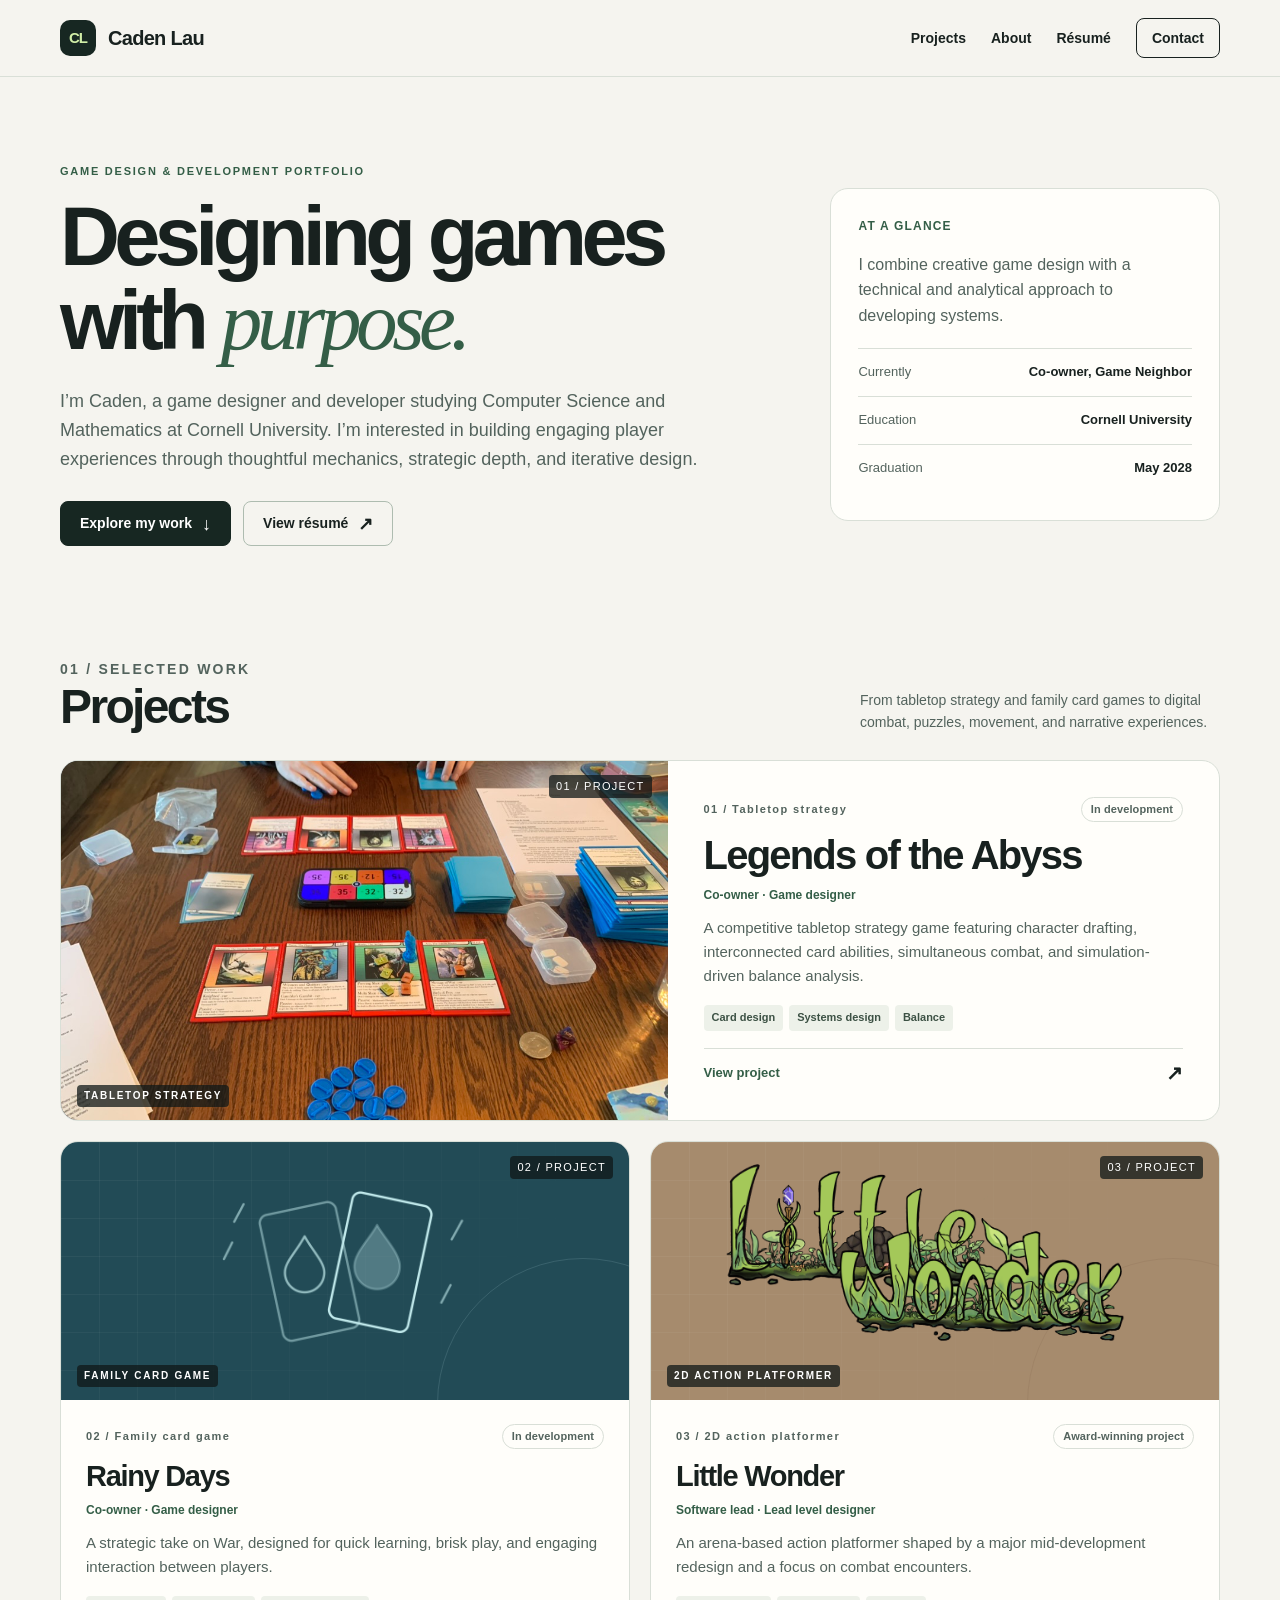
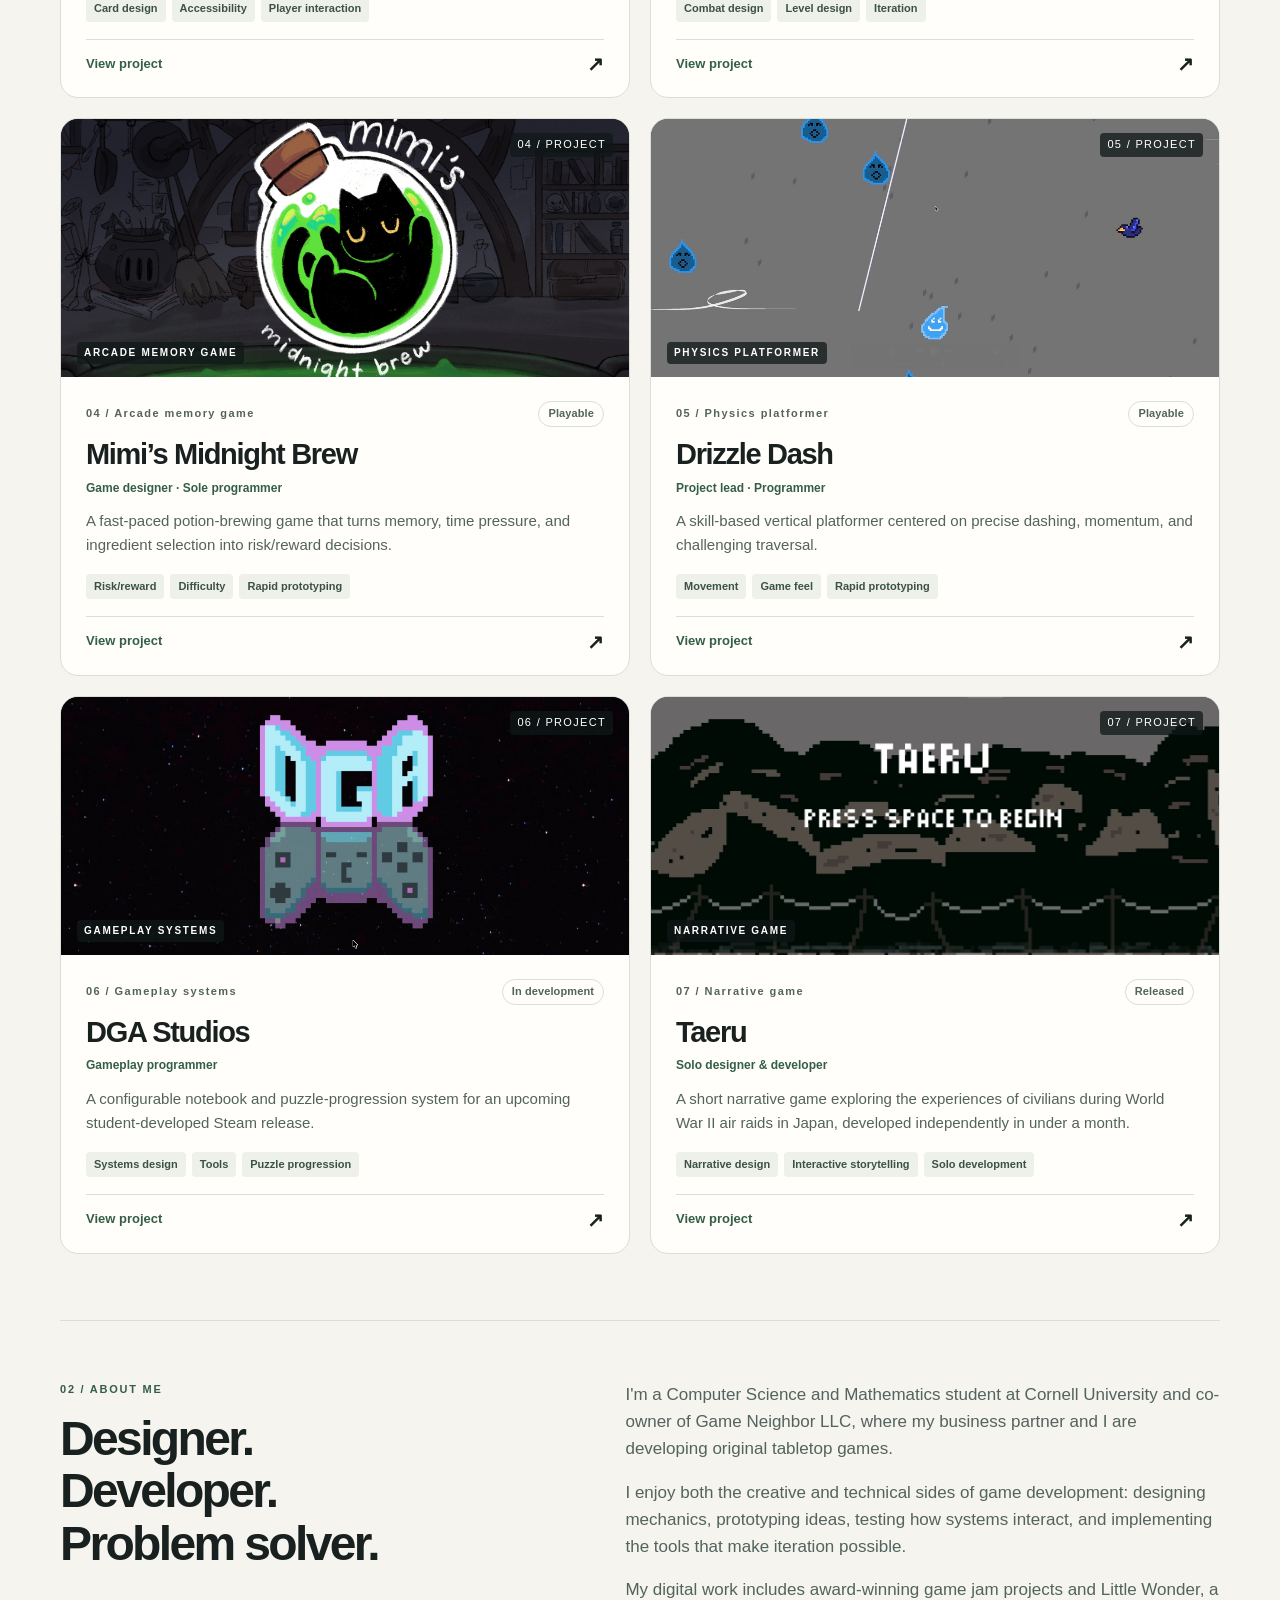
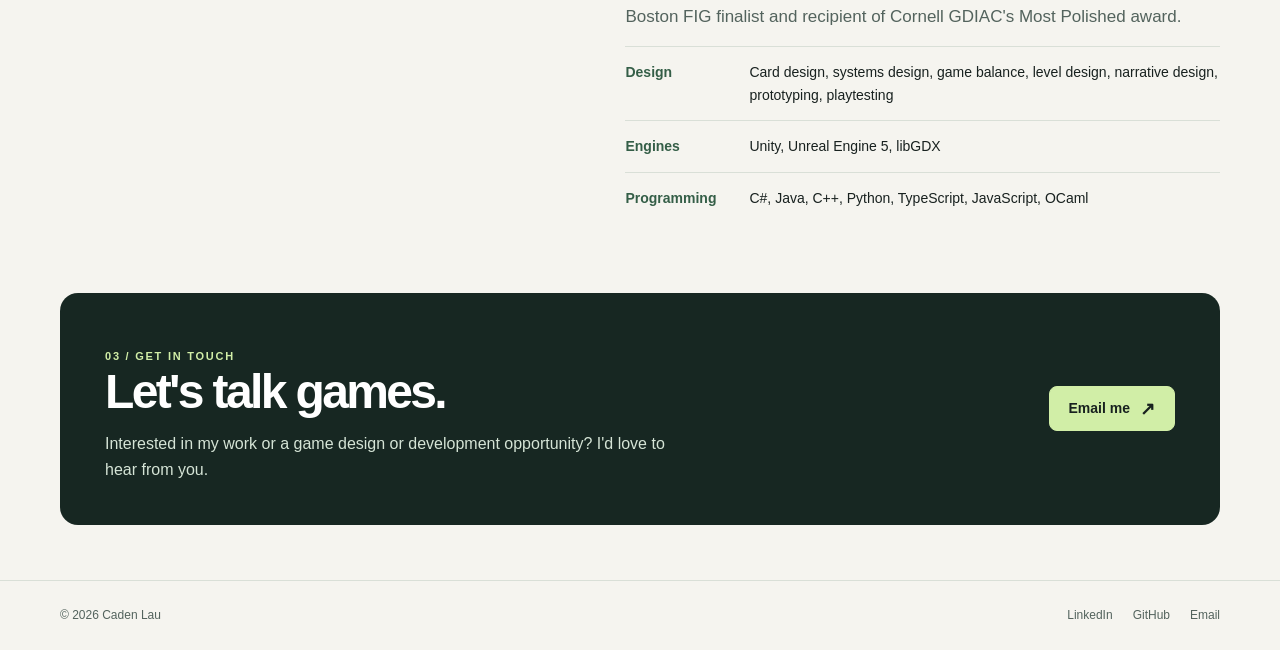
<file: index.html>
<!doctype html><html lang="en">
<head><meta charset="utf-8"><meta name="viewport" content="width=device-width, initial-scale=1"><meta name="description" content="Game design portfolio of Caden Lau, Cornell computer science and mathematics student and tabletop game designer."><meta name="theme-color" content="#172722"><title>Caden Lau | Game Designer &amp; Developer</title><link rel="icon" href="assets/favicon.svg" type="image/svg+xml"><link rel="stylesheet" href="assets/styles.css">
</head>
<body><a class="skip" href="#main">Skip to content</a>
<header class="site-header">
<nav class="nav wrap" aria-label="Main navigation"><a class="brand" href="index.html"><span class="mark" aria-hidden="true">CL</span>Caden Lau</a>
<div class="navlinks"><a href="index.html#projects">Projects</a><a href="index.html#about">About</a><a href="resume.html">Résumé</a><a class="nav-cta" href="index.html#contact">Contact</a>
</div>
</nav>
</header>
<main id="main">
<div class="wrap">
<section class="hero">
<div>
<p class="eyebrow">Game design &amp; development portfolio
</p>
<h1>Designing games with <em>purpose.</em>
</h1>
<p class="intro">I’m Caden, a game designer and developer studying Computer Science and Mathematics at Cornell University. I’m interested in building engaging player experiences through thoughtful mechanics, strategic depth, and iterative design.
</p>
<div class="actions"><a class="btn" href="#projects">Explore my work <span class="arrow" aria-hidden="true">↓</span></a><a class="btn secondary" href="resume.html">View résumé <span class="arrow" aria-hidden="true">↗</span></a>
</div>
</div>
<aside class="hero-aside">
<div class="mini">At a glance
</div>
<p>I combine creative game design with a technical and analytical approach to developing systems.
</p>
<dl>
<div>
<dt>Currently
</dt>
<dd>Co-owner, Game Neighbor
</dd>
</div>
<div>
<dt>Education
</dt>
<dd>Cornell University
</dd>
</div>
<div>
<dt>Graduation
</dt>
<dd>May 2028
</dd>
</div>
</dl>
</aside>
</section>
<section class="section" id="projects">
<div class="section-head">
<div>
<p class="overline">01 / Selected work
</p>
<h2>Projects
</h2>
</div>
<p>From tabletop strategy and family card games to digital combat, puzzles, movement, and narrative experiences.
</p>
</div>
<div class="project-grid"><a class="project-card featured" href="projects/legends-of-the-abyss.html">
<div class="art art-abyss"><!-- Replace the shared image in assets/images to update both pages. --><span class="art-num">01 / PROJECT</span><img class="project-cover" src="assets/images/legends-of-the-abyss.jpeg" alt=""><span class="art-type">Tabletop strategy</span>
</div>
<div class="card-body">
<div class="card-top"><span class="index">01 / Tabletop strategy</span><span class="status">In development</span>
</div>
<h3>Legends of the Abyss
</h3>
<p class="role">Co-owner · Game designer
</p>
<p>A competitive tabletop strategy game featuring character drafting, interconnected card abilities, simultaneous combat, and simulation-driven balance analysis.
</p>
<div class="tags"><span class="tag">Card design</span><span class="tag">Systems design</span><span class="tag">Balance</span>
</div>
<div class="card-bottom"><span>View project</span><span class="arrow" aria-hidden="true">↗</span>
</div>
</div></a><a class="project-card" href="projects/rainy-days.html">
<div class="art art-rainy"><!-- Replace the shared image in assets/images to update both pages. --><span class="art-num">02 / PROJECT</span><img class="project-cover" src="assets/images/rainy-days.png" alt=""><span class="art-type">Family card game</span>
</div>
<div class="card-body">
<div class="card-top"><span class="index">02 / Family card game</span><span class="status">In development</span>
</div>
<h3>Rainy Days
</h3>
<p class="role">Co-owner · Game designer
</p>
<p>A strategic take on War, designed for quick learning, brisk play, and engaging interaction between players.
</p>
<div class="tags"><span class="tag">Card design</span><span class="tag">Accessibility</span><span class="tag">Player interaction</span>
</div>
<div class="card-bottom"><span>View project</span><span class="arrow" aria-hidden="true">↗</span>
</div>
</div></a><a class="project-card" href="projects/little-wonder.html">
<div class="art art-wonder"><!-- Replace the shared image in assets/images to update both pages. --><span class="art-num">03 / PROJECT</span><img class="project-cover" src="assets/images/logo.png" alt=""><span class="art-type">2D action platformer</span>
</div>
<div class="card-body">
<div class="card-top"><span class="index">03 / 2D action platformer</span><span class="status">Award-winning project</span>
</div>
<h3>Little Wonder
</h3>
<p class="role">Software lead · Lead level designer
</p>
<p>An arena-based action platformer shaped by a major mid-development redesign and a focus on combat encounters.
</p>
<div class="tags"><span class="tag">Combat design</span><span class="tag">Level design</span><span class="tag">Iteration</span>
</div>
<div class="card-bottom"><span>View project</span><span class="arrow" aria-hidden="true">↗</span>
</div>
</div></a><a class="project-card" href="projects/mimis-midnight-brew.html">
<div class="art art-mimi"><!-- Replace the shared image in assets/images to update both pages. --><span class="art-num">04 / PROJECT</span><img class="project-cover" src="assets/images/mimis-midnight-brew2.png" alt=""><span class="art-type">Arcade memory game</span>
</div>
<div class="card-body">
<div class="card-top"><span class="index">04 / Arcade memory game</span><span class="status">Playable</span>
</div>
<h3>Mimi’s Midnight Brew
</h3>
<p class="role">Game designer · Sole programmer
</p>
<p>A fast-paced potion-brewing game that turns memory, time pressure, and ingredient selection into risk/reward decisions.
</p>
<div class="tags"><span class="tag">Risk/reward</span><span class="tag">Difficulty</span><span class="tag">Rapid prototyping</span>
</div>
<div class="card-bottom"><span>View project</span><span class="arrow" aria-hidden="true">↗</span>
</div>
</div></a><a class="project-card" href="projects/drizzle-dash.html">
<div class="art art-drizzle"><!-- Replace the shared image in assets/images to update both pages. --><span class="art-num">05 / PROJECT</span><img class="project-cover" src="assets/images/drizzle-dash.jpeg" alt=""><span class="art-type">Physics platformer</span>
</div>
<div class="card-body">
<div class="card-top"><span class="index">05 / Physics platformer</span><span class="status">Playable</span>
</div>
<h3>Drizzle Dash
</h3>
<p class="role">Project lead · Programmer
</p>
<p>A skill-based vertical platformer centered on precise dashing, momentum, and challenging traversal.
</p>
<div class="tags"><span class="tag">Movement</span><span class="tag">Game feel</span><span class="tag">Rapid prototyping</span>
</div>
<div class="card-bottom"><span>View project</span><span class="arrow" aria-hidden="true">↗</span>
</div>
</div></a><a class="project-card" href="projects/dga-studios.html">
<div class="art art-dga"><!-- Replace the shared image in assets/images to update both pages. --><span class="art-num">06 / PROJECT</span><img class="project-cover" src="assets/images/dga-studios.jpeg" alt=""><span class="art-type">Gameplay systems</span>
</div>
<div class="card-body">
<div class="card-top"><span class="index">06 / Gameplay systems</span><span class="status">In development</span>
</div>
<h3>DGA Studios
</h3>
<p class="role">Gameplay programmer
</p>
<p>A configurable notebook and puzzle-progression system for an upcoming student-developed Steam release.
</p>
<div class="tags"><span class="tag">Systems design</span><span class="tag">Tools</span><span class="tag">Puzzle progression</span>
</div>
<div class="card-bottom"><span>View project</span><span class="arrow" aria-hidden="true">↗</span>
</div>
</div></a>
<a class="project-card" href="projects/taeru.html">
<div class="art art-taeru"><span class="art-num">07 / PROJECT</span><span class="cover-placeholder" aria-hidden="true">Taeru</span><img class="project-cover" src="assets/images/taeru.jpeg" alt="" onerror="this.hidden=true"><span class="art-type">Narrative game</span>
</div>
<div class="card-body">
<div class="card-top"><span class="index">07 / Narrative game</span><span class="status">Released</span>
</div>
<h3>Taeru
</h3>
<p class="role">Solo designer &amp; developer
</p>
<p>A short narrative game exploring the experiences of civilians during World War II air raids in Japan, developed independently in under a month.
</p>
<div class="tags"><span class="tag">Narrative design</span><span class="tag">Interactive storytelling</span><span class="tag">Solo development</span>
</div>
<div class="card-bottom"><span>View project</span><span class="arrow" aria-hidden="true">↗</span>
</div>
</div></a>
</div>
</section>
<section class="about" id="about">
<div>
<p class="overline">02 / About me
</p>
<h2>Designer.<br>Developer.<br>Problem solver.
</h2>
</div>
<div class="about-copy">
<p>I'm a Computer Science and Mathematics student at Cornell University and co-owner of Game Neighbor LLC, where my business partner and I are developing original tabletop games.
</p>
<p>I enjoy both the creative and technical sides of game development: designing mechanics, prototyping ideas, testing how systems interact, and implementing the tools that make iteration possible.
</p>
<p>My digital work includes award-winning game jam projects and Little Wonder, a Boston FIG finalist and recipient of Cornell GDIAC's Most Polished award.
</p>
<div class="skill-group"><strong>Design</strong><span>Card design, systems design, game balance, level design, narrative design, prototyping, playtesting</span>
</div>
<div class="skill-group"><strong>Engines</strong><span>Unity, Unreal Engine 5, libGDX</span>
</div>
<div class="skill-group"><strong>Programming</strong><span>C#, Java, C++, Python, TypeScript, JavaScript, OCaml</span>
</div>
</div>
</section>
<section class="contact" id="contact">
<div>
<p class="overline">03 / Get in touch
</p>
<h2>Let's talk games.
</h2>
<p>Interested in my work or a game design or development opportunity? I'd love to hear from you.
</p>
</div>
<div class="actions"><a class="btn" href="mailto:caden.t.lau@outlook.com">Email me <span class="arrow" aria-hidden="true">↗</span></a>
</div>
</section>
</div>
</main>
<footer class="footer">
<div class="wrap"><span>© 2026 Caden Lau</span>
<div class="footer-links"><a href="https://www.linkedin.com/in/caden-lau-3b8590431/">LinkedIn</a><a href="https://github.com/CadenLau">GitHub</a><a href="mailto:caden.t.lau@outlook.com">Email</a>
</div>
</div>
</footer>
</body></html>
</file>
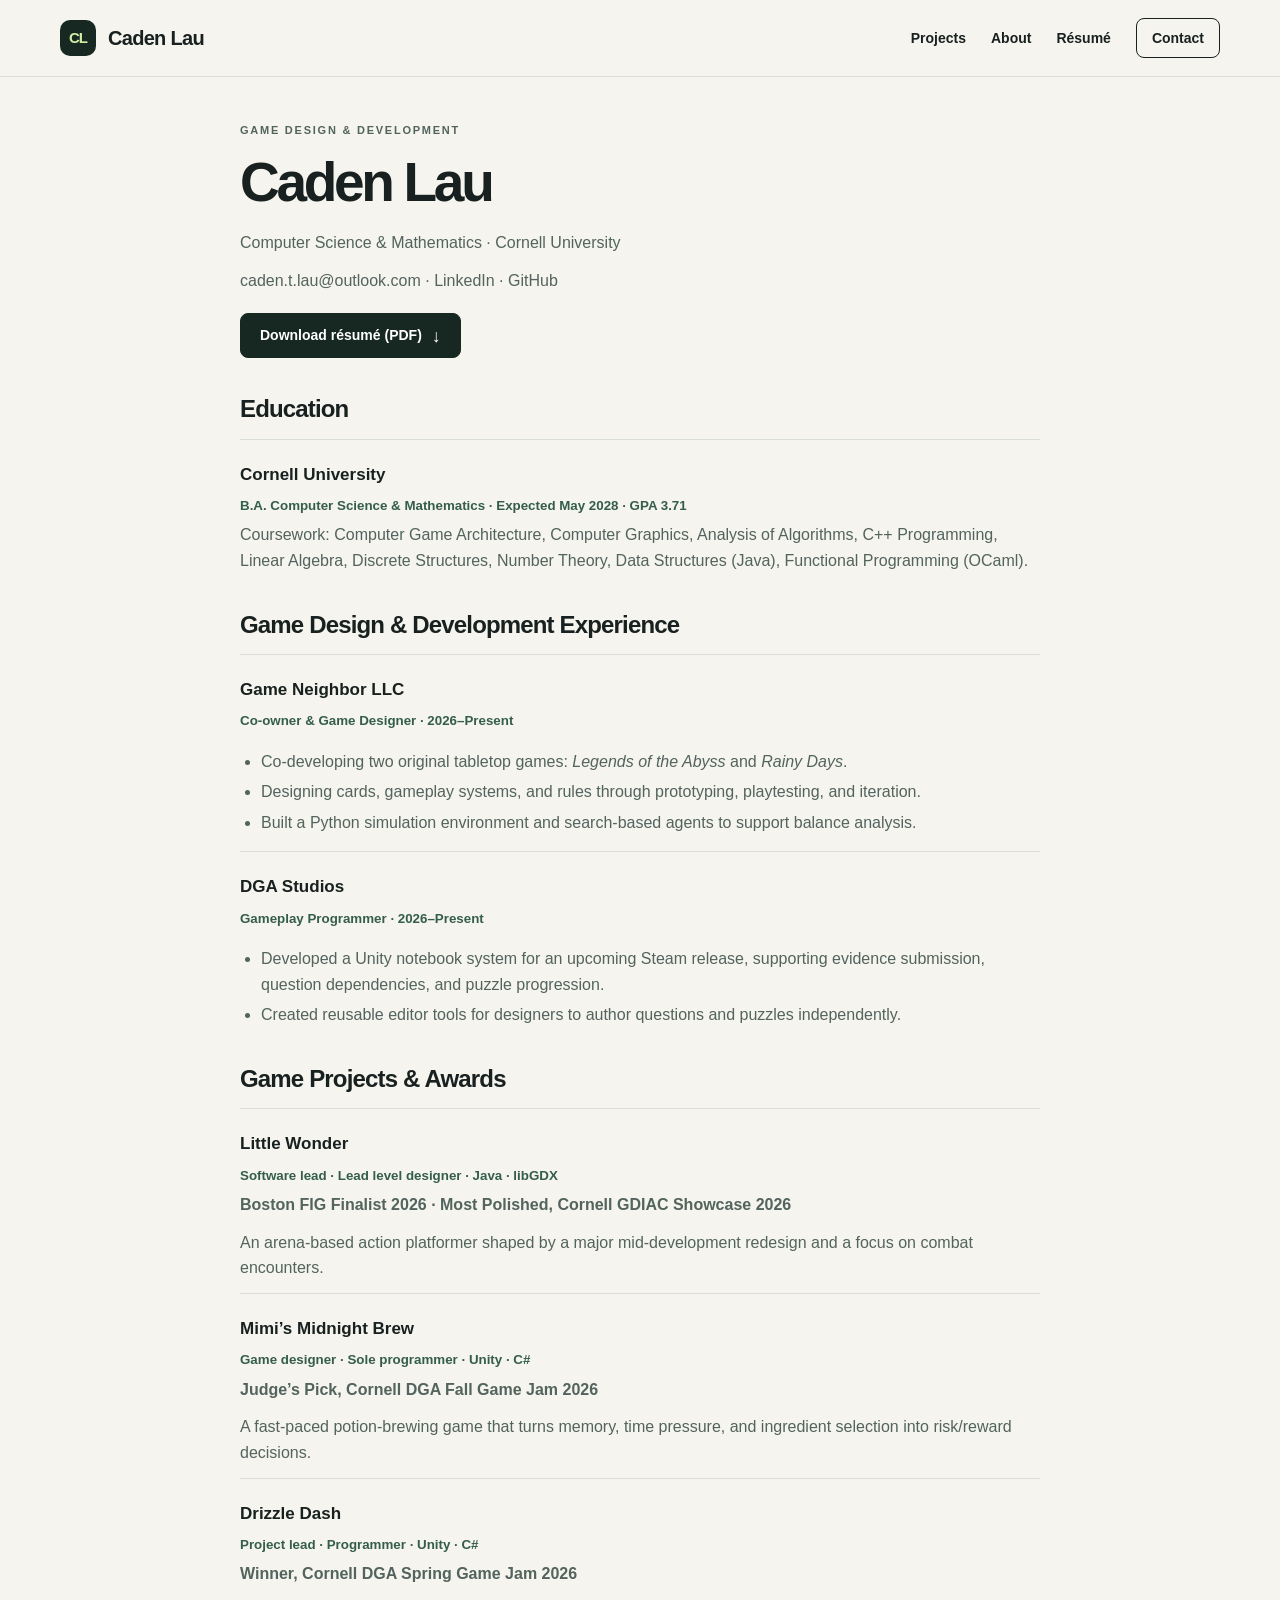
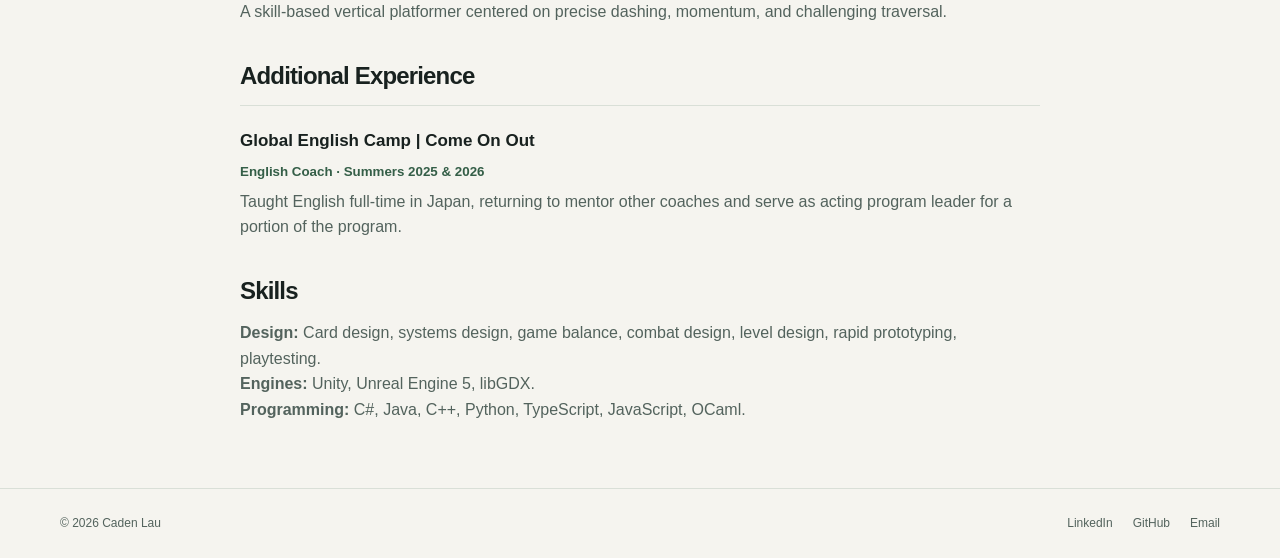
<file: resume.html>
<!doctype html><html lang="en">
<head><meta charset="utf-8"><meta name="viewport" content="width=device-width, initial-scale=1"><meta name="description" content="Game design and development résumé of Caden Lau."><meta name="theme-color" content="#172722"><title>Résumé | Caden Lau</title><link rel="icon" href="assets/favicon.svg" type="image/svg+xml"><link rel="stylesheet" href="assets/styles.css">
</head>
<body><a class="skip" href="#main">Skip to content</a>
<header class="site-header">
<nav class="nav wrap" aria-label="Main navigation"><a class="brand" href="index.html"><span class="mark" aria-hidden="true">CL</span>Caden Lau</a>
<div class="navlinks"><a href="index.html#projects">Projects</a><a href="index.html#about">About</a><a href="resume.html">Résumé</a><a class="nav-cta" href="index.html#contact">Contact</a>
</div>
</nav>
</header>
<main id="main" class="wrap">
<article class="resume-page">
<p class="eyebrow">Game design &amp; development
</p>
<h1>Caden Lau
</h1>
<p>Computer Science &amp; Mathematics · Cornell University
</p>
<p><a class="text-link" href="mailto:caden.t.lau@outlook.com">caden.t.lau@outlook.com</a> · <a class="text-link" href="https://www.linkedin.com/in/caden-lau-3b8590431/">LinkedIn</a> · <a class="text-link" href="https://github.com/CadenLau">GitHub</a>
</p>
<div class="actions"><a class="btn" href="assets/caden-lau-public-resume.pdf">Download résumé (PDF) <span class="arrow" aria-hidden="true">↓</span></a>
</div>
<h2>Education
</h2>
<div class="entry">
<h3>Cornell University
</h3><small>B.A. Computer Science &amp; Mathematics · Expected May 2028 · GPA 3.71</small>
<p>Coursework: Computer Game Architecture, Computer Graphics, Analysis of Algorithms, C++ Programming, Linear Algebra, Discrete Structures, Number Theory, Data Structures (Java), Functional Programming (OCaml).
</p>
</div>
<h2>Game Design &amp; Development Experience
</h2>
<div class="entry">
<h3>Game Neighbor LLC
</h3><small>Co-owner &amp; Game Designer · 2026–Present</small>
<ul>
<li>Co-developing two original tabletop games: <i>Legends of the Abyss</i> and <i>Rainy Days</i>.
</li>
<li>Designing cards, gameplay systems, and rules through prototyping, playtesting, and iteration.
</li>
<li>Built a Python simulation environment and search-based agents to support balance analysis.
</li>
</ul>
</div>
<div class="entry">
<h3>DGA Studios
</h3><small>Gameplay Programmer · 2026–Present</small>
<ul>
<li>Developed a Unity notebook system for an upcoming Steam release, supporting evidence submission, question dependencies, and puzzle progression.
</li>
<li>Created reusable editor tools for designers to author questions and puzzles independently.
</li>
</ul>
</div>
<h2>Game Projects &amp; Awards
</h2>
<div class="entry">
<h3><a class="text-link" href="projects/little-wonder.html">Little Wonder</a>
</h3><small>Software lead · Lead level designer · Java · libGDX</small>
<p><strong>Boston FIG Finalist 2026 · Most Polished, Cornell GDIAC Showcase 2026</strong>
</p>
<p>An arena-based action platformer shaped by a major mid-development redesign and a focus on combat encounters.
</p>
</div>
<div class="entry">
<h3><a class="text-link" href="projects/mimis-midnight-brew.html">Mimi’s Midnight Brew</a>
</h3><small>Game designer · Sole programmer · Unity · C#</small>
<p><strong>Judge’s Pick, Cornell DGA Fall Game Jam 2026</strong>
</p>
<p>A fast-paced potion-brewing game that turns memory, time pressure, and ingredient selection into risk/reward decisions.
</p>
</div>
<div class="entry">
<h3><a class="text-link" href="projects/drizzle-dash.html">Drizzle Dash</a>
</h3><small>Project lead · Programmer · Unity · C#</small>
<p><strong>Winner, Cornell DGA Spring Game Jam 2026</strong>
</p>
<p>A skill-based vertical platformer centered on precise dashing, momentum, and challenging traversal.
</p>
</div>
<h2>Additional Experience
</h2>
<div class="entry">
<h3>Global English Camp | Come On Out
</h3><small>English Coach · Summers 2025 &amp; 2026</small>
<p>Taught English full-time in Japan, returning to mentor other coaches and serve as acting program leader for a portion of the program.
</p>
</div>
<h2>Skills
</h2>
<p><strong>Design:</strong> Card design, systems design, game balance, combat design, level design, rapid prototyping, playtesting.<br><strong>Engines:</strong> Unity, Unreal Engine 5, libGDX.<br><strong>Programming:</strong> C#, Java, C++, Python, TypeScript, JavaScript, OCaml.
</p>
</article>
</main>
<footer class="footer">
<div class="wrap"><span>© 2026 Caden Lau</span>
<div class="footer-links"><a href="https://www.linkedin.com/in/caden-lau-3b8590431/">LinkedIn</a><a href="https://github.com/CadenLau">GitHub</a><a href="mailto:caden.t.lau@outlook.com">Email</a>
</div>
</div>
</footer>
</body></html>
</file>
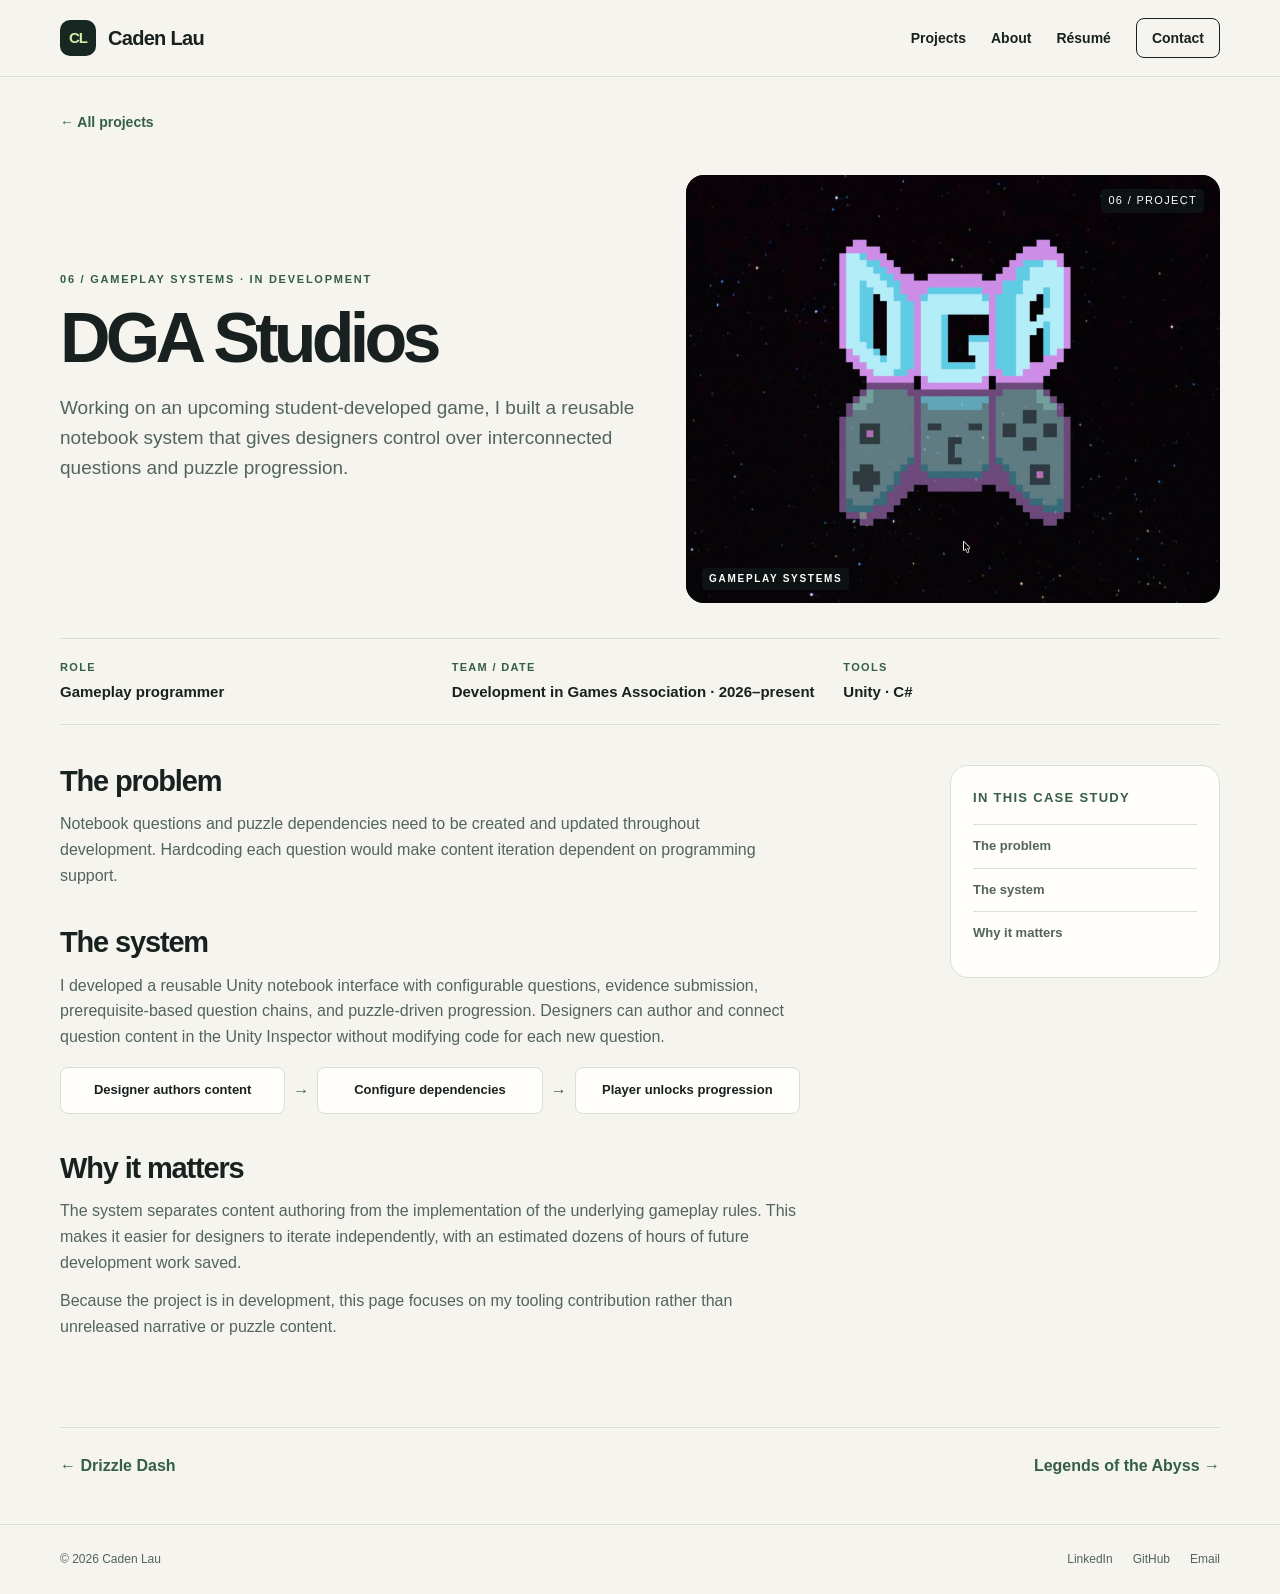
<file: projects/dga-studios.html>
<!doctype html><html lang="en">
<head><meta charset="utf-8"><meta name="viewport" content="width=device-width, initial-scale=1"><meta name="description" content="A configurable notebook and puzzle-progression system for an upcoming student-developed Steam release."><meta name="theme-color" content="#172722"><title>DGA Studios | Caden Lau</title><link rel="icon" href="../assets/favicon.svg" type="image/svg+xml"><link rel="stylesheet" href="../assets/styles.css">
</head>
<body><a class="skip" href="#main">Skip to content</a>
<header class="site-header">
<nav class="nav wrap" aria-label="Main navigation"><a class="brand" href="../index.html"><span class="mark" aria-hidden="true">CL</span>Caden Lau</a>
<div class="navlinks"><a href="../index.html#projects">Projects</a><a href="../index.html#about">About</a><a href="../resume.html">Résumé</a><a class="nav-cta" href="../index.html#contact">Contact</a>
</div>
</nav>
</header>
<main id="main" class="wrap"><a class="back" href="../index.html#projects">← All projects</a>
<div class="project-hero">
<div>
<p class="eyebrow">06 / Gameplay systems · In development
</p>
<h1>DGA Studios
</h1>
<p class="deck">Working on an upcoming student-developed game, I built a reusable notebook system that gives designers control over interconnected questions and puzzle progression.
</p>
</div>
<div class="art art-dga"><!-- Replace the shared image in assets/images to update both pages. --><span class="art-num">06 / PROJECT</span><img class="project-cover" src="../assets/images/dga-studios.jpeg" alt=""><span class="art-type">Gameplay systems</span>
</div>
</div>
<dl class="metadata">
<div>
<dt>Role
</dt>
<dd>Gameplay programmer
</dd>
</div>
<div>
<dt>Team / date
</dt>
<dd>Development in Games Association · 2026–present
</dd>
</div>
<div>
<dt>Tools
</dt>
<dd>Unity · C#
</dd>
</div>
</dl>
<div class="project-content">
<article class="article">
<section id="section-1">
<h2>The problem
</h2>
<p>Notebook questions and puzzle dependencies need to be created and updated throughout development. Hardcoding each question would make content iteration dependent on programming support.
</p>
</section>
<section id="section-2">
<h2>The system
</h2>
<p>I developed a reusable Unity notebook interface with configurable questions, evidence submission, prerequisite-based question chains, and puzzle-driven progression. Designers can author and connect question content in the Unity Inspector without modifying code for each new question.
</p>
<div class="flow"><span>Designer authors content</span><b aria-hidden="true">→</b><span>Configure dependencies</span><b aria-hidden="true">→</b><span>Player unlocks progression</span>
</div>
</section>
<section id="section-3">
<h2>Why it matters
</h2>
<p>The system separates content authoring from the implementation of the underlying gameplay rules. This makes it easier for designers to iterate independently, with an estimated dozens of hours of future development work saved.
</p>
<p>Because the project is in development, this page focuses on my tooling contribution rather than unreleased narrative or puzzle content.
</p>
</section>
</article>
<aside class="side-panel">
<h3>In this case study
</h3>
<ul>
<li><a href="#section-1">The problem</a>
</li>
<li><a href="#section-2">The system</a>
</li>
<li><a href="#section-3">Why it matters</a>
</li>
</ul>
</aside>
</div>
<nav class="next" aria-label="Other projects"><a href="drizzle-dash.html">← Drizzle Dash</a><a href="legends-of-the-abyss.html">Legends of the Abyss →</a>
</nav>
</main>
<footer class="footer">
<div class="wrap"><span>© 2026 Caden Lau</span>
<div class="footer-links"><a href="https://www.linkedin.com/in/caden-lau-3b8590431/">LinkedIn</a><a href="https://github.com/CadenLau">GitHub</a><a href="mailto:caden.t.lau@outlook.com">Email</a>
</div>
</div>
</footer>
</body></html>
</file>
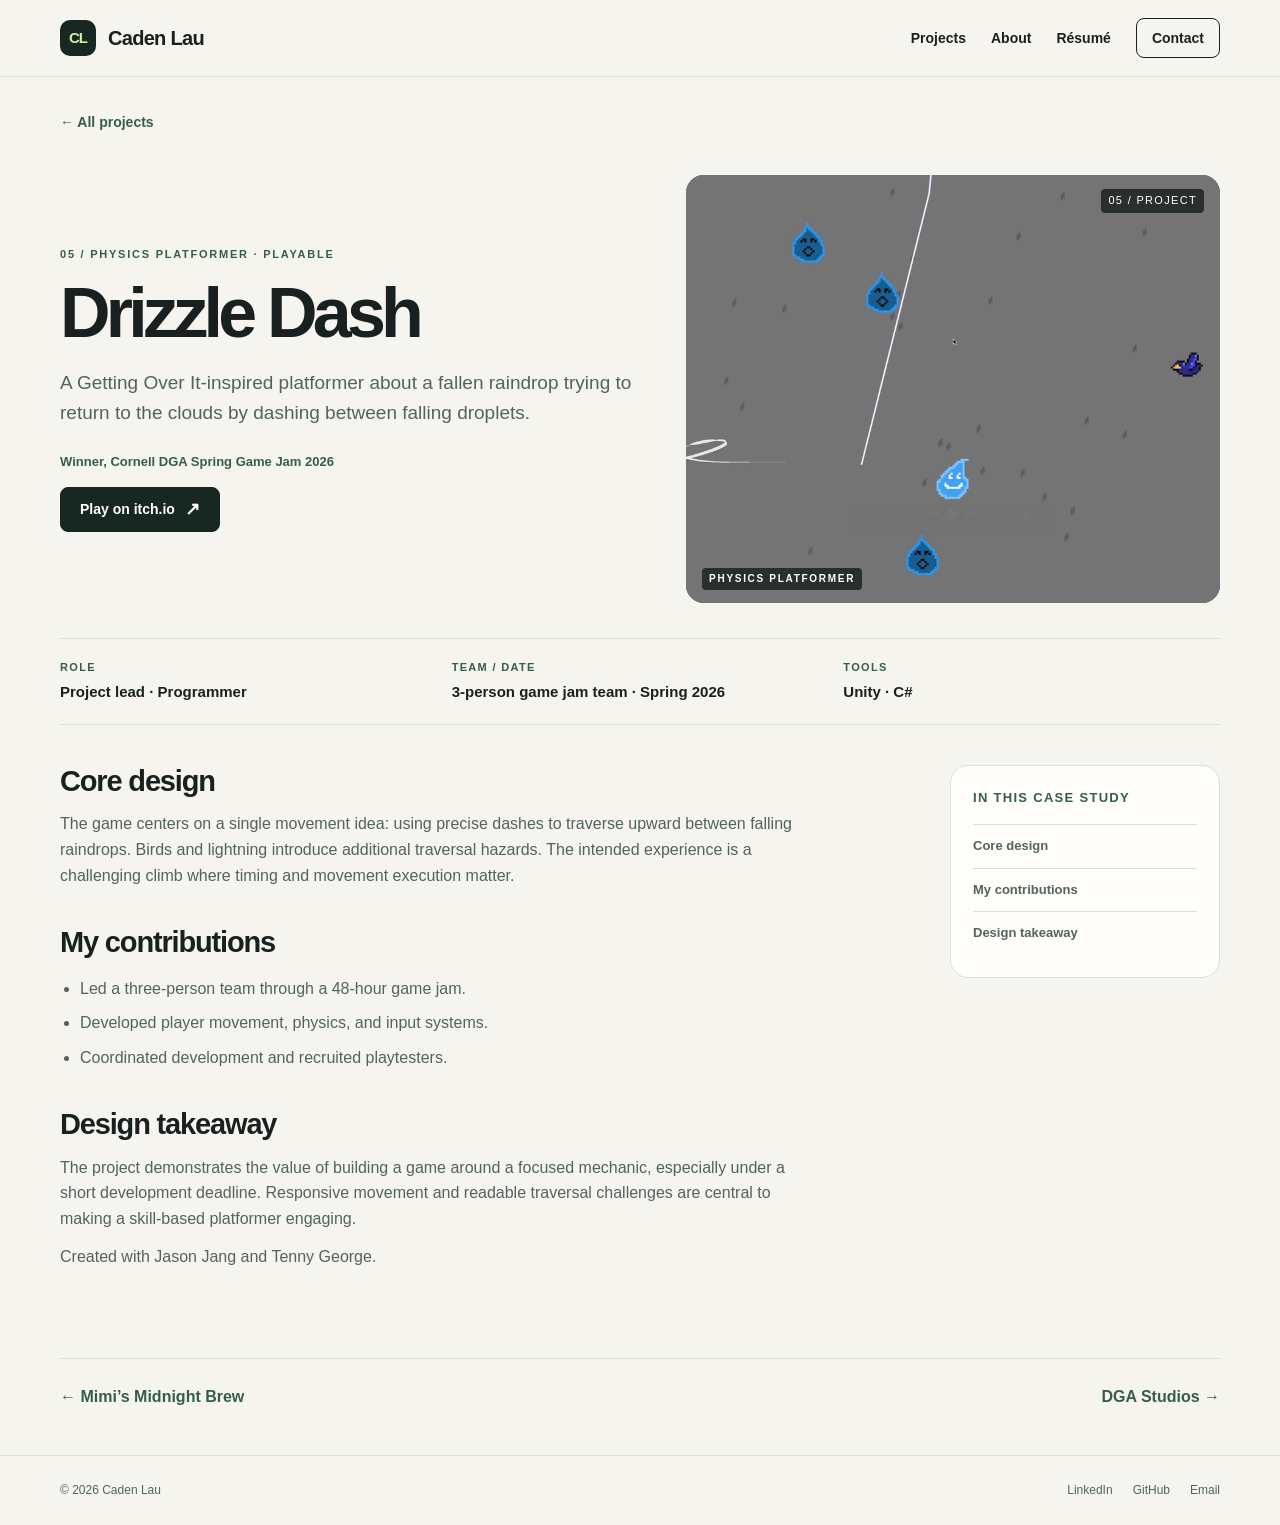
<file: projects/drizzle-dash.html>
<!doctype html><html lang="en">
<head><meta charset="utf-8"><meta name="viewport" content="width=device-width, initial-scale=1"><meta name="description" content="A skill-based vertical platformer centered on precise dashing, momentum, and challenging traversal."><meta name="theme-color" content="#172722"><title>Drizzle Dash | Caden Lau</title><link rel="icon" href="../assets/favicon.svg" type="image/svg+xml"><link rel="stylesheet" href="../assets/styles.css">
</head>
<body><a class="skip" href="#main">Skip to content</a>
<header class="site-header">
<nav class="nav wrap" aria-label="Main navigation"><a class="brand" href="../index.html"><span class="mark" aria-hidden="true">CL</span>Caden Lau</a>
<div class="navlinks"><a href="../index.html#projects">Projects</a><a href="../index.html#about">About</a><a href="../resume.html">Résumé</a><a class="nav-cta" href="../index.html#contact">Contact</a>
</div>
</nav>
</header>
<main id="main" class="wrap"><a class="back" href="../index.html#projects">← All projects</a>
<div class="project-hero">
<div>
<p class="eyebrow">05 / Physics platformer · Playable
</p>
<h1>Drizzle Dash
</h1>
<p class="deck">A Getting Over It-inspired platformer about a fallen raindrop trying to return to the clouds by dashing between falling droplets.
</p>
<p class="award-line">Winner, Cornell DGA Spring Game Jam 2026
</p>
<div class="actions"><a class="btn" href="https://boosterball478.itch.io/drizzle-dash">Play on itch.io <span class="arrow" aria-hidden="true">↗</span></a>
</div>
</div>
<div class="art art-drizzle"><!-- Replace the shared image in assets/images to update both pages. --><span class="art-num">05 / PROJECT</span><img class="project-cover" src="../assets/images/drizzle-dash.jpeg" alt=""><span class="art-type">Physics platformer</span>
</div>
</div>
<dl class="metadata">
<div>
<dt>Role
</dt>
<dd>Project lead · Programmer
</dd>
</div>
<div>
<dt>Team / date
</dt>
<dd>3-person game jam team · Spring 2026
</dd>
</div>
<div>
<dt>Tools
</dt>
<dd>Unity · C#
</dd>
</div>
</dl>
<div class="project-content">
<article class="article">
<section id="section-1">
<h2>Core design
</h2>
<p>The game centers on a single movement idea: using precise dashes to traverse upward between falling raindrops. Birds and lightning introduce additional traversal hazards. The intended experience is a challenging climb where timing and movement execution matter.
</p>
</section>
<section id="section-2">
<h2>My contributions
</h2>
<ul>
<li>Led a three-person team through a 48-hour game jam.
</li>
<li>Developed player movement, physics, and input systems.
</li>
<li>Coordinated development and recruited playtesters.
</li>
</ul>
</section>
<section id="section-3">
<h2>Design takeaway
</h2>
<p>The project demonstrates the value of building a game around a focused mechanic, especially under a short development deadline. Responsive movement and readable traversal challenges are central to making a skill-based platformer engaging.
</p>
<p>Created with Jason Jang and Tenny George.
</p>
</section>
</article>
<aside class="side-panel">
<h3>In this case study
</h3>
<ul>
<li><a href="#section-1">Core design</a>
</li>
<li><a href="#section-2">My contributions</a>
</li>
<li><a href="#section-3">Design takeaway</a>
</li>
</ul>
</aside>
</div>
<nav class="next" aria-label="Other projects"><a href="mimis-midnight-brew.html">← Mimi’s Midnight Brew</a><a href="dga-studios.html">DGA Studios →</a>
</nav>
</main>
<footer class="footer">
<div class="wrap"><span>© 2026 Caden Lau</span>
<div class="footer-links"><a href="https://www.linkedin.com/in/caden-lau-3b8590431/">LinkedIn</a><a href="https://github.com/CadenLau">GitHub</a><a href="mailto:caden.t.lau@outlook.com">Email</a>
</div>
</div>
</footer>
</body></html>
</file>
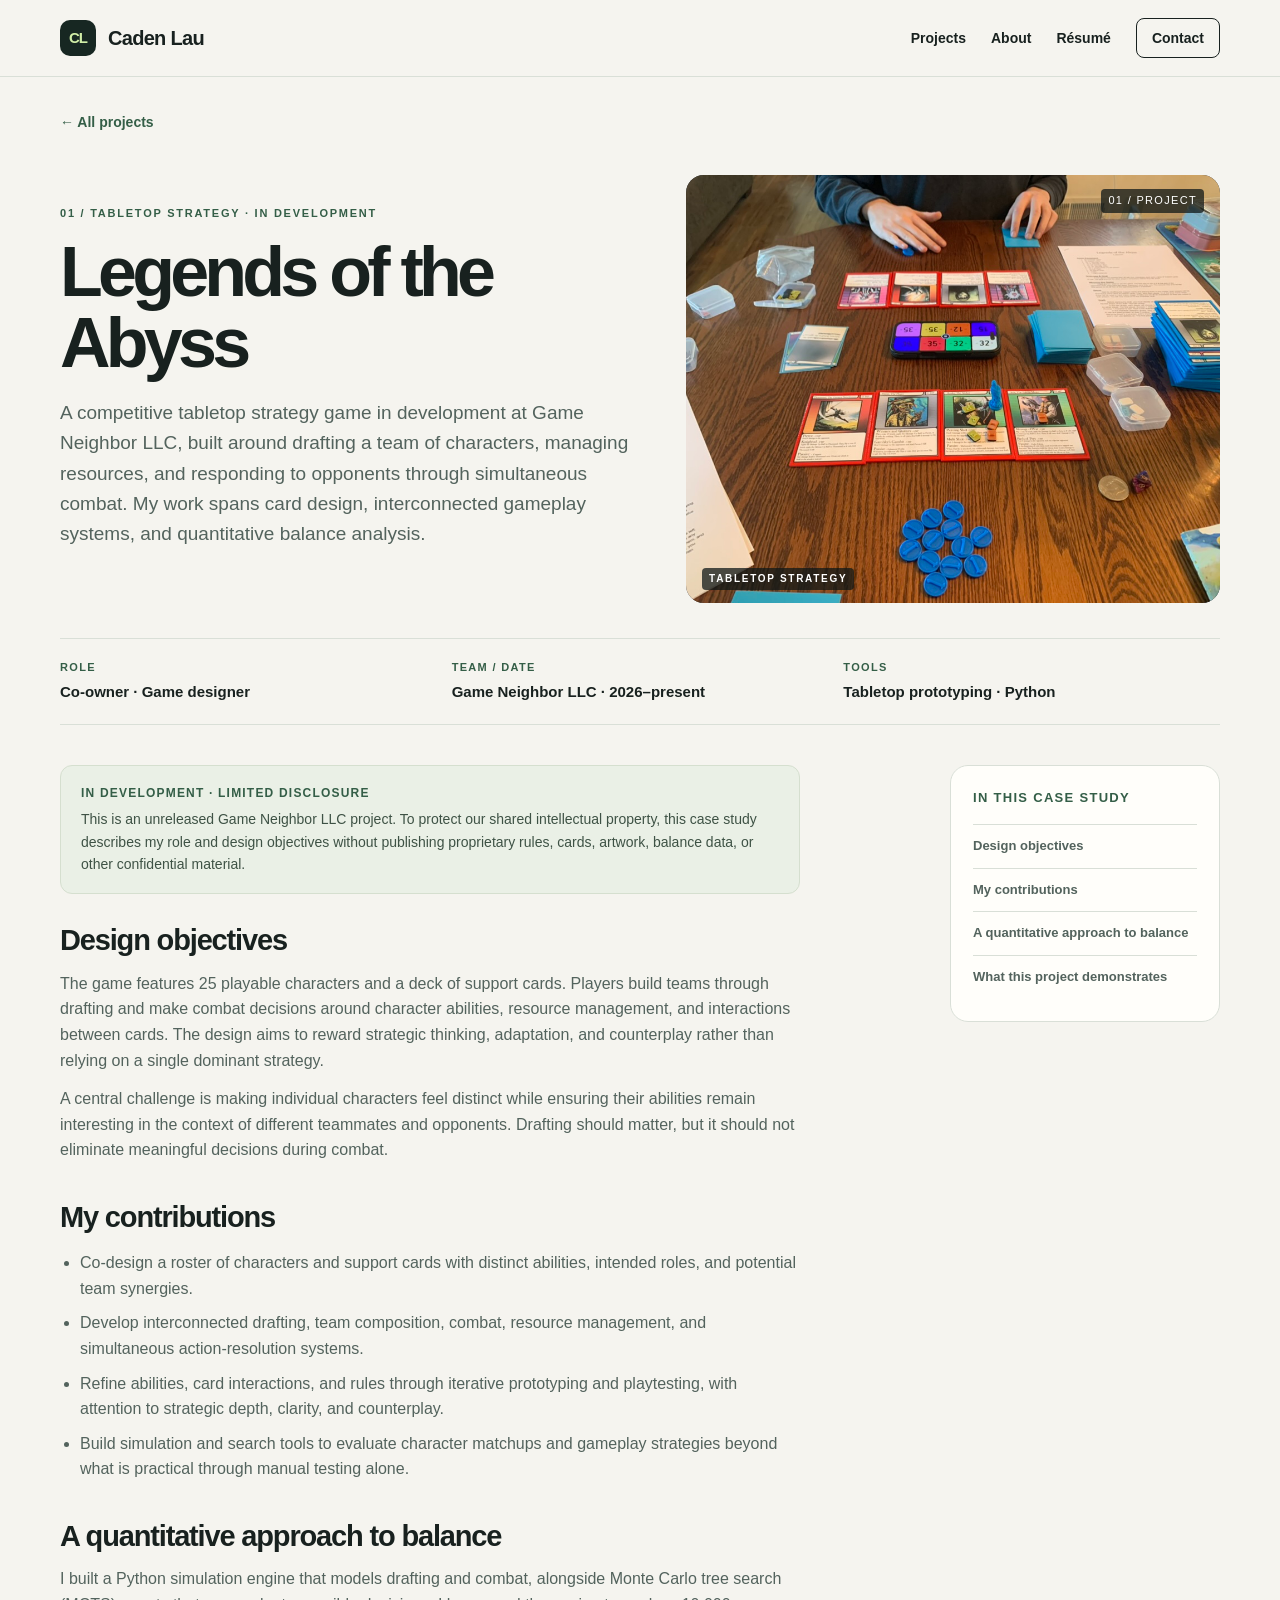
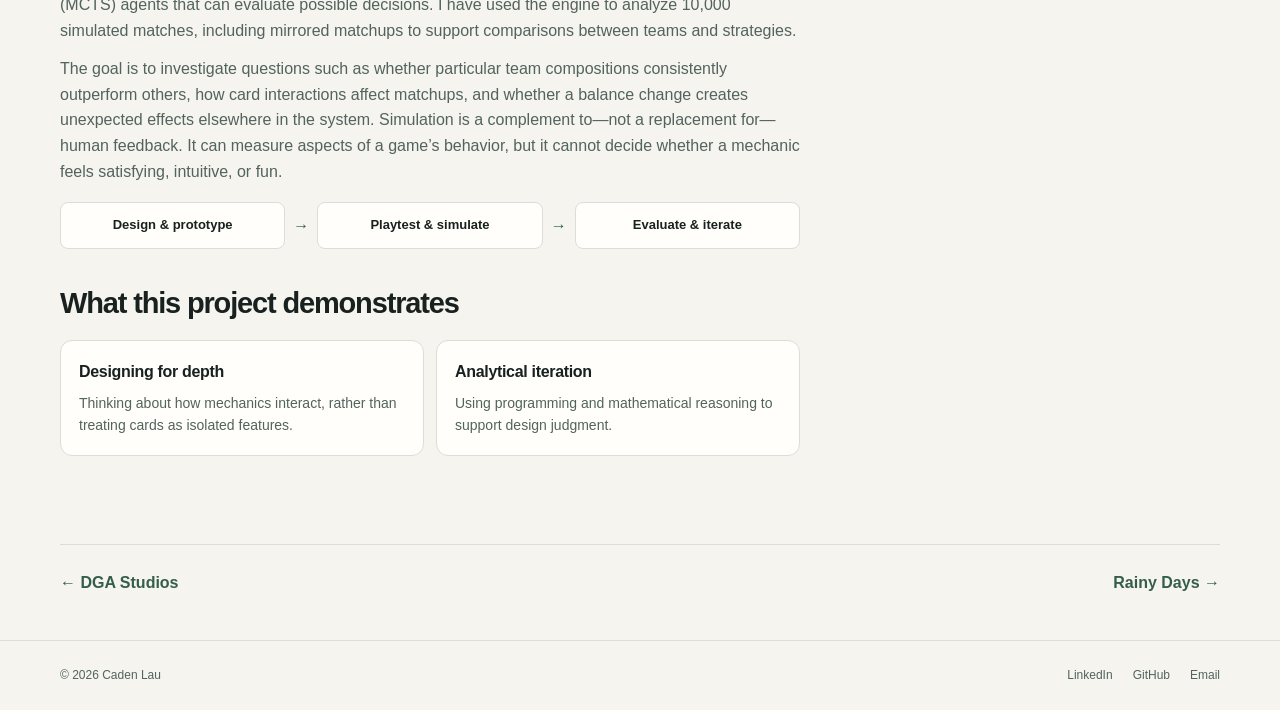
<file: projects/legends-of-the-abyss.html>
<!doctype html><html lang="en">
<head><meta charset="utf-8"><meta name="viewport" content="width=device-width, initial-scale=1"><meta name="description" content="Competitive tabletop strategy with an emphasis on meaningful choices, player interaction, and long-term balance."><meta name="theme-color" content="#172722"><title>Legends of the Abyss | Caden Lau</title><link rel="icon" href="../assets/favicon.svg" type="image/svg+xml"><link rel="stylesheet" href="../assets/styles.css">
</head>
<body><a class="skip" href="#main">Skip to content</a>
<header class="site-header">
<nav class="nav wrap" aria-label="Main navigation"><a class="brand" href="../index.html"><span class="mark" aria-hidden="true">CL</span>Caden Lau</a>
<div class="navlinks"><a href="../index.html#projects">Projects</a><a href="../index.html#about">About</a><a href="../resume.html">Résumé</a><a class="nav-cta" href="../index.html#contact">Contact</a>
</div>
</nav>
</header>
<main id="main" class="wrap"><a class="back" href="../index.html#projects">← All projects</a>
<div class="project-hero">
<div>
<p class="eyebrow">01 / Tabletop strategy · In development
</p>
<h1>Legends of the Abyss
</h1>
<p class="deck">A competitive tabletop strategy game in development at Game Neighbor LLC, built around drafting a team of characters, managing resources, and responding to opponents through simultaneous combat. My work spans card design, interconnected gameplay systems, and quantitative balance analysis.
</p>
</div>
<div class="art art-abyss"><!-- Replace the shared image in assets/images to update both pages. --><span class="art-num">01 / PROJECT</span><img class="project-cover" src="../assets/images/legends-of-the-abyss.jpeg" alt=""><span class="art-type">Tabletop strategy</span>
</div>
</div>
<dl class="metadata">
<div>
<dt>Role
</dt>
<dd>Co-owner · Game designer
</dd>
</div>
<div>
<dt>Team / date
</dt>
<dd>Game Neighbor LLC · 2026–present
</dd>
</div>
<div>
<dt>Tools
</dt>
<dd>Tabletop prototyping · Python
</dd>
</div>
</dl>
<div class="project-content">
<article class="article">
<div class="note"><strong>In development · Limited disclosure</strong>This is an unreleased Game Neighbor LLC project. To protect our shared intellectual property, this case study describes my role and design objectives without publishing proprietary rules, cards, artwork, balance data, or other confidential material.
</div>
<section id="section-1">
<h2>Design objectives
</h2>
<p>The game features 25 playable characters and a deck of support cards. Players build teams through drafting and make combat decisions around character abilities, resource management, and interactions between cards. The design aims to reward strategic thinking, adaptation, and counterplay rather than relying on a single dominant strategy.
</p>
<p>A central challenge is making individual characters feel distinct while ensuring their abilities remain interesting in the context of different teammates and opponents. Drafting should matter, but it should not eliminate meaningful decisions during combat.
</p>
</section>
<section id="section-2">
<h2>My contributions
</h2>
<ul>
<li>Co-design a roster of characters and support cards with distinct abilities, intended roles, and potential team synergies.
</li>
<li>Develop interconnected drafting, team composition, combat, resource management, and simultaneous action-resolution systems.
</li>
<li>Refine abilities, card interactions, and rules through iterative prototyping and playtesting, with attention to strategic depth, clarity, and counterplay.
</li>
<li>Build simulation and search tools to evaluate character matchups and gameplay strategies beyond what is practical through manual testing alone.
</li>
</ul>
</section>
<section id="section-3">
<h2>A quantitative approach to balance
</h2>
<p>I built a Python simulation engine that models drafting and combat, alongside Monte Carlo tree search (MCTS) agents that can evaluate possible decisions. I have used the engine to analyze 10,000 simulated matches, including mirrored matchups to support comparisons between teams and strategies.
</p>
<p>The goal is to investigate questions such as whether particular team compositions consistently outperform others, how card interactions affect matchups, and whether a balance change creates unexpected effects elsewhere in the system. Simulation is a complement to—not a replacement for—human feedback. It can measure aspects of a game’s behavior, but it cannot decide whether a mechanic feels satisfying, intuitive, or fun.
</p>
<div class="flow"><span>Design &amp; prototype</span><b aria-hidden="true">→</b><span>Playtest &amp; simulate</span><b aria-hidden="true">→</b><span>Evaluate &amp; iterate</span>
</div>
</section>
<section id="section-4">
<h2>What this project demonstrates
</h2>
<div class="mini-grid">
<div class="mini-card">
<h3>Designing for depth
</h3>
<p>Thinking about how mechanics interact, rather than treating cards as isolated features.
</p>
</div>
<div class="mini-card">
<h3>Analytical iteration
</h3>
<p>Using programming and mathematical reasoning to support design judgment.
</p>
</div>
</div>
</section>
</article>
<aside class="side-panel">
<h3>In this case study
</h3>
<ul>
<li><a href="#section-1">Design objectives</a>
</li>
<li><a href="#section-2">My contributions</a>
</li>
<li><a href="#section-3">A quantitative approach to balance</a>
</li>
<li><a href="#section-4">What this project demonstrates</a>
</li>
</ul>
</aside>
</div>
<nav class="next" aria-label="Other projects"><a href="dga-studios.html">← DGA Studios</a><a href="rainy-days.html">Rainy Days →</a>
</nav>
</main>
<footer class="footer">
<div class="wrap"><span>© 2026 Caden Lau</span>
<div class="footer-links"><a href="https://www.linkedin.com/in/caden-lau-3b8590431/">LinkedIn</a><a href="https://github.com/CadenLau">GitHub</a><a href="mailto:caden.t.lau@outlook.com">Email</a>
</div>
</div>
</footer>
</body></html>
</file>
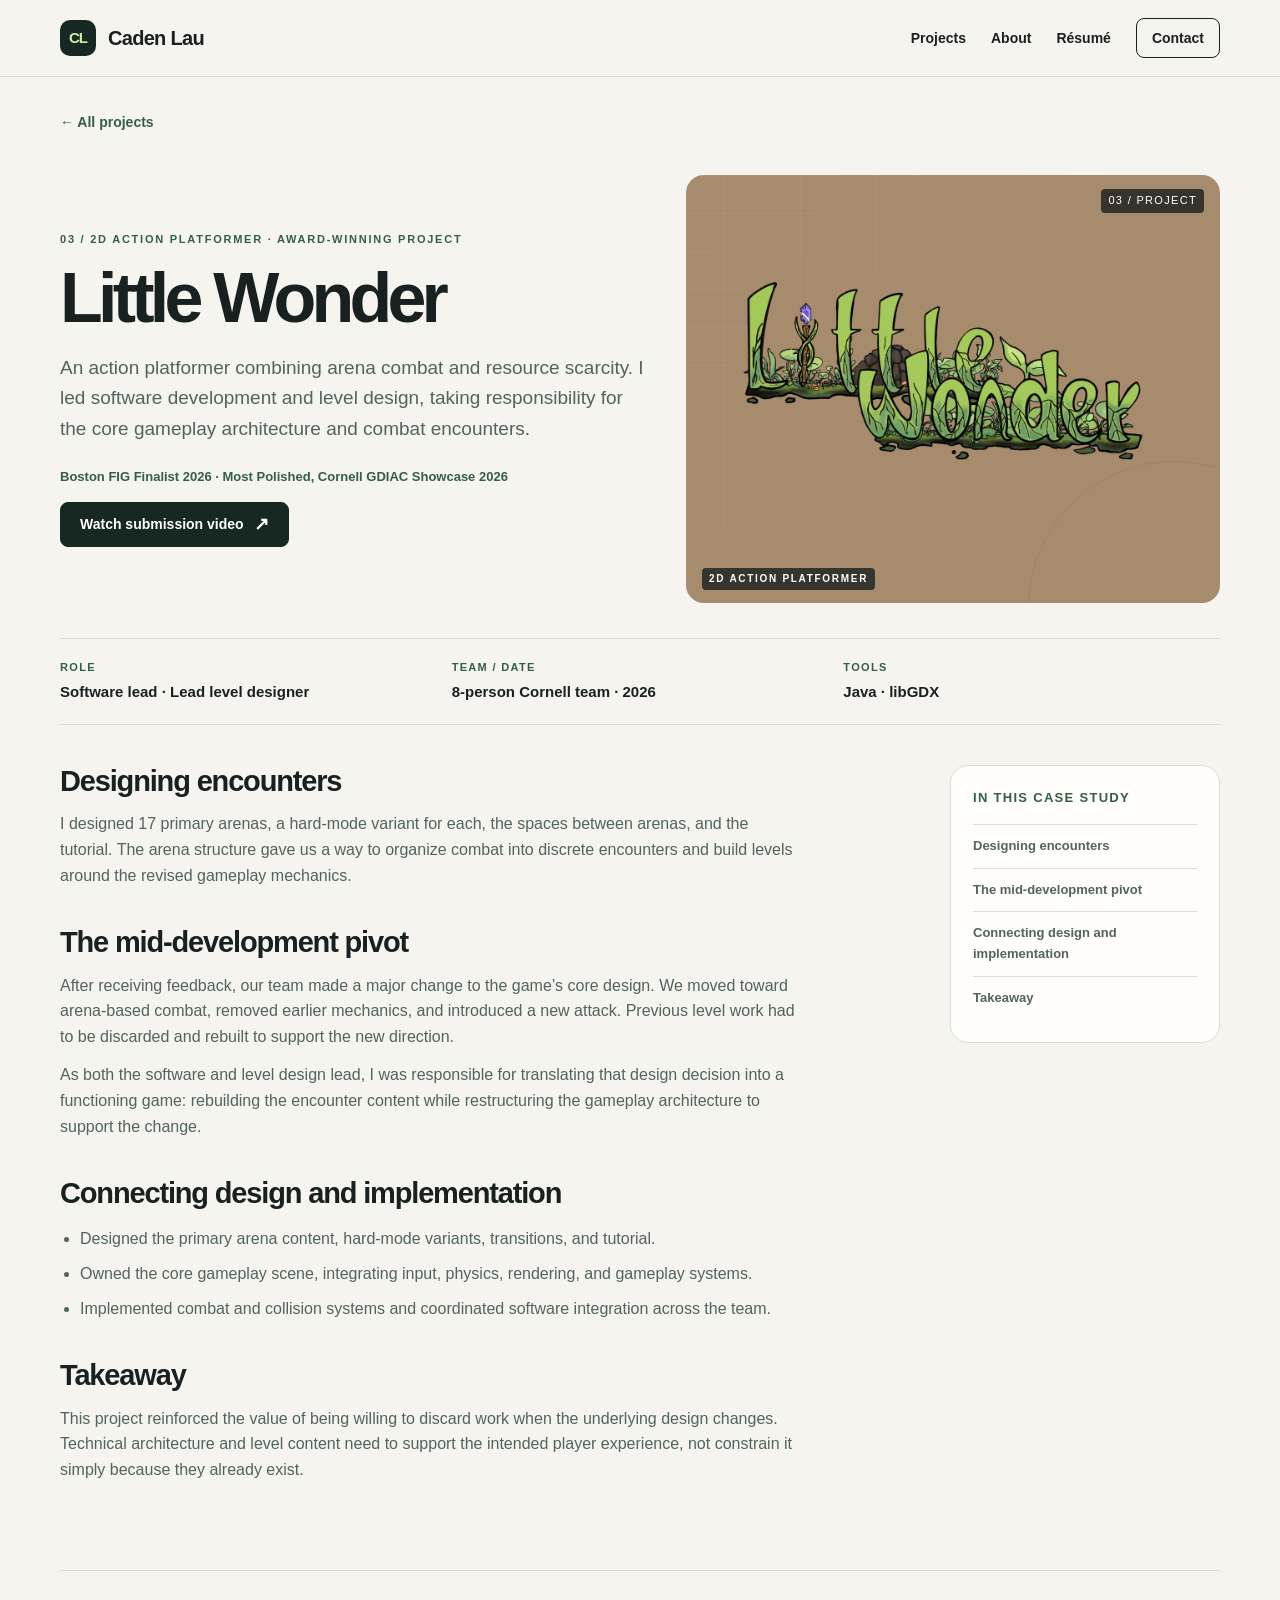
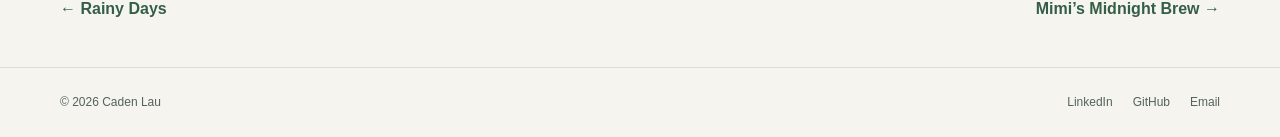
<file: projects/little-wonder.html>
<!doctype html><html lang="en">
<head><meta charset="utf-8"><meta name="viewport" content="width=device-width, initial-scale=1"><meta name="description" content="An arena-based action platformer shaped by a major mid-development redesign and a focus on combat encounters."><meta name="theme-color" content="#172722"><title>Little Wonder | Caden Lau</title><link rel="icon" href="../assets/favicon.svg" type="image/svg+xml"><link rel="stylesheet" href="../assets/styles.css">
</head>
<body><a class="skip" href="#main">Skip to content</a>
<header class="site-header">
<nav class="nav wrap" aria-label="Main navigation"><a class="brand" href="../index.html"><span class="mark" aria-hidden="true">CL</span>Caden Lau</a>
<div class="navlinks"><a href="../index.html#projects">Projects</a><a href="../index.html#about">About</a><a href="../resume.html">Résumé</a><a class="nav-cta" href="../index.html#contact">Contact</a>
</div>
</nav>
</header>
<main id="main" class="wrap"><a class="back" href="../index.html#projects">← All projects</a>
<div class="project-hero">
<div>
<p class="eyebrow">03 / 2D action platformer · Award-winning project
</p>
<h1>Little Wonder
</h1>
<p class="deck">An action platformer combining arena combat and resource scarcity. I led software development and level design, taking responsibility for the core gameplay architecture and combat encounters.
</p>
<p class="award-line">Boston FIG Finalist 2026 · Most Polished, Cornell GDIAC Showcase 2026
</p>
<div class="actions"><a class="btn" href="https://youtu.be/dGHnZTxYw9Y">Watch submission video <span class="arrow" aria-hidden="true">↗</span></a>
</div>
</div>
<div class="art art-wonder"><!-- Replace the shared image in assets/images to update both pages. --><span class="art-num">03 / PROJECT</span><img class="project-cover" src="../assets/images/logo.png" alt=""><span class="art-type">2D action platformer</span>
</div>
</div>
<dl class="metadata">
<div>
<dt>Role
</dt>
<dd>Software lead · Lead level designer
</dd>
</div>
<div>
<dt>Team / date
</dt>
<dd>8-person Cornell team · 2026
</dd>
</div>
<div>
<dt>Tools
</dt>
<dd>Java · libGDX
</dd>
</div>
</dl>
<div class="project-content">
<article class="article">
<section id="section-1">
<h2>Designing encounters
</h2>
<p>I designed 17 primary arenas, a hard-mode variant for each, the spaces between arenas, and the tutorial. The arena structure gave us a way to organize combat into discrete encounters and build levels around the revised gameplay mechanics.
</p>
</section>
<section id="section-2">
<h2>The mid-development pivot
</h2>
<p>After receiving feedback, our team made a major change to the game’s core design. We moved toward arena-based combat, removed earlier mechanics, and introduced a new attack. Previous level work had to be discarded and rebuilt to support the new direction.
</p>
<p>As both the software and level design lead, I was responsible for translating that design decision into a functioning game: rebuilding the encounter content while restructuring the gameplay architecture to support the change.
</p>
</section>
<section id="section-3">
<h2>Connecting design and implementation
</h2>
<ul>
<li>Designed the primary arena content, hard-mode variants, transitions, and tutorial.
</li>
<li>Owned the core gameplay scene, integrating input, physics, rendering, and gameplay systems.
</li>
<li>Implemented combat and collision systems and coordinated software integration across the team.
</li>
</ul>
</section>
<section id="section-4">
<h2>Takeaway
</h2>
<p>This project reinforced the value of being willing to discard work when the underlying design changes. Technical architecture and level content need to support the intended player experience, not constrain it simply because they already exist.
</p>
</section>
</article>
<aside class="side-panel">
<h3>In this case study
</h3>
<ul>
<li><a href="#section-1">Designing encounters</a>
</li>
<li><a href="#section-2">The mid-development pivot</a>
</li>
<li><a href="#section-3">Connecting design and implementation</a>
</li>
<li><a href="#section-4">Takeaway</a>
</li>
</ul>
</aside>
</div>
<nav class="next" aria-label="Other projects"><a href="rainy-days.html">← Rainy Days</a><a href="mimis-midnight-brew.html">Mimi’s Midnight Brew →</a>
</nav>
</main>
<footer class="footer">
<div class="wrap"><span>© 2026 Caden Lau</span>
<div class="footer-links"><a href="https://www.linkedin.com/in/caden-lau-3b8590431/">LinkedIn</a><a href="https://github.com/CadenLau">GitHub</a><a href="mailto:caden.t.lau@outlook.com">Email</a>
</div>
</div>
</footer>
</body></html>
</file>
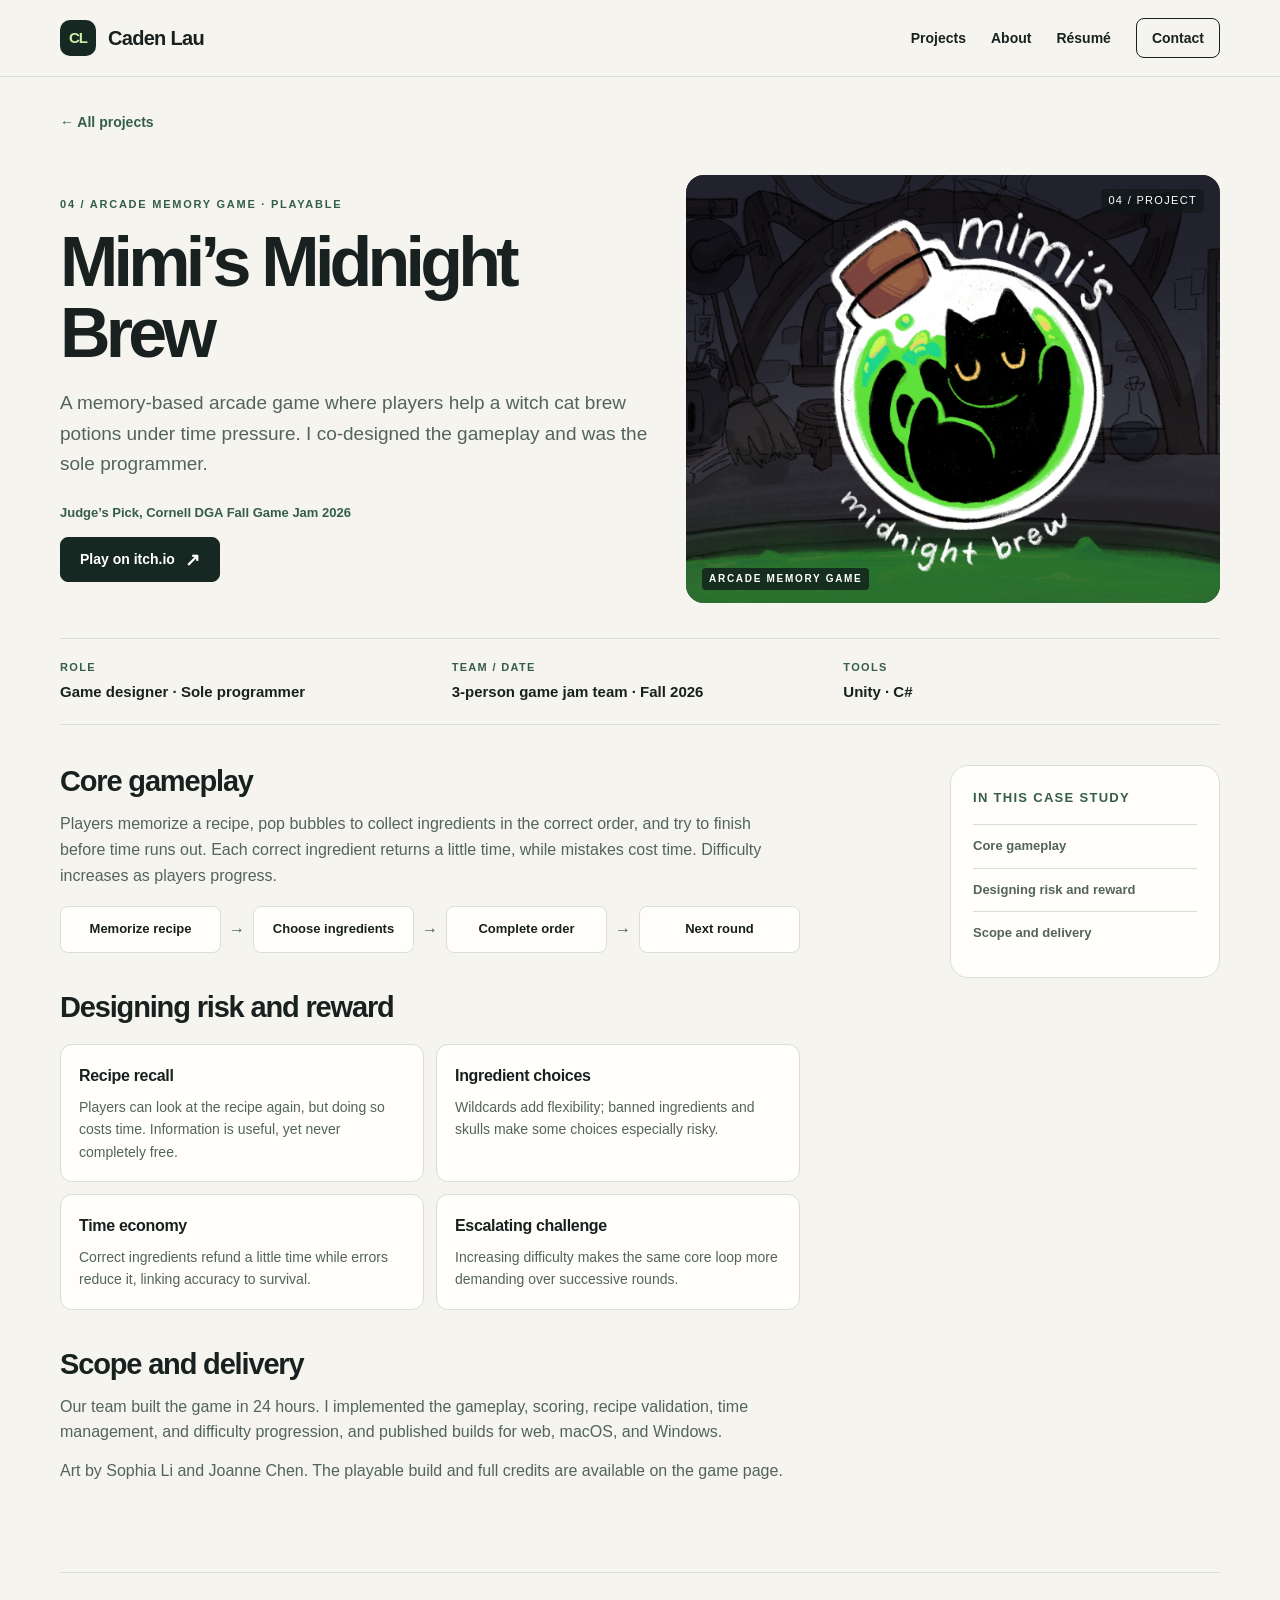
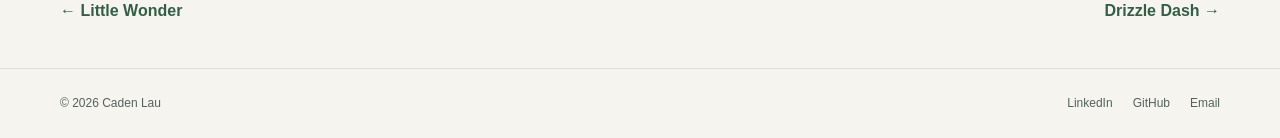
<file: projects/mimis-midnight-brew.html>
<!doctype html><html lang="en">
<head><meta charset="utf-8"><meta name="viewport" content="width=device-width, initial-scale=1"><meta name="description" content="A fast-paced potion-brewing game that turns memory, time pressure, and ingredient selection into risk/reward decisions."><meta name="theme-color" content="#172722"><title>Mimi’s Midnight Brew | Caden Lau</title><link rel="icon" href="../assets/favicon.svg" type="image/svg+xml"><link rel="stylesheet" href="../assets/styles.css">
</head>
<body><a class="skip" href="#main">Skip to content</a>
<header class="site-header">
<nav class="nav wrap" aria-label="Main navigation"><a class="brand" href="../index.html"><span class="mark" aria-hidden="true">CL</span>Caden Lau</a>
<div class="navlinks"><a href="../index.html#projects">Projects</a><a href="../index.html#about">About</a><a href="../resume.html">Résumé</a><a class="nav-cta" href="../index.html#contact">Contact</a>
</div>
</nav>
</header>
<main id="main" class="wrap"><a class="back" href="../index.html#projects">← All projects</a>
<div class="project-hero">
<div>
<p class="eyebrow">04 / Arcade memory game · Playable
</p>
<h1>Mimi’s Midnight Brew
</h1>
<p class="deck">A memory-based arcade game where players help a witch cat brew potions under time pressure. I co-designed the gameplay and was the sole programmer.
</p>
<p class="award-line">Judge’s Pick, Cornell DGA Fall Game Jam 2026
</p>
<div class="actions"><a class="btn" href="https://boosterball478.itch.io/mimis-midnight-brew">Play on itch.io <span class="arrow" aria-hidden="true">↗</span></a>
</div>
</div>
<div class="art art-mimi"><!-- Replace the shared image in assets/images to update both pages. --><span class="art-num">04 / PROJECT</span><img class="project-cover" src="../assets/images/mimis-midnight-brew2.png" alt=""><span class="art-type">Arcade memory game</span>
</div>
</div>
<dl class="metadata">
<div>
<dt>Role
</dt>
<dd>Game designer · Sole programmer
</dd>
</div>
<div>
<dt>Team / date
</dt>
<dd>3-person game jam team · Fall 2026
</dd>
</div>
<div>
<dt>Tools
</dt>
<dd>Unity · C#
</dd>
</div>
</dl>
<div class="project-content">
<article class="article">
<section id="section-1">
<h2>Core gameplay
</h2>
<p>Players memorize a recipe, pop bubbles to collect ingredients in the correct order, and try to finish before time runs out. Each correct ingredient returns a little time, while mistakes cost time. Difficulty increases as players progress.
</p>
<div class="flow"><span>Memorize recipe</span><b aria-hidden="true">→</b><span>Choose ingredients</span><b aria-hidden="true">→</b><span>Complete order</span><b aria-hidden="true">→</b><span>Next round</span>
</div>
</section>
<section id="section-2">
<h2>Designing risk and reward
</h2>
<div class="mini-grid">
<div class="mini-card">
<h3>Recipe recall
</h3>
<p>Players can look at the recipe again, but doing so costs time. Information is useful, yet never completely free.
</p>
</div>
<div class="mini-card">
<h3>Ingredient choices
</h3>
<p>Wildcards add flexibility; banned ingredients and skulls make some choices especially risky.
</p>
</div>
<div class="mini-card">
<h3>Time economy
</h3>
<p>Correct ingredients refund a little time while errors reduce it, linking accuracy to survival.
</p>
</div>
<div class="mini-card">
<h3>Escalating challenge
</h3>
<p>Increasing difficulty makes the same core loop more demanding over successive rounds.
</p>
</div>
</div>
</section>
<section id="section-3">
<h2>Scope and delivery
</h2>
<p>Our team built the game in 24 hours. I implemented the gameplay, scoring, recipe validation, time management, and difficulty progression, and published builds for web, macOS, and Windows.
</p>
<p>Art by Sophia Li and Joanne Chen. The playable build and full credits are available on the game page.
</p>
</section>
</article>
<aside class="side-panel">
<h3>In this case study
</h3>
<ul>
<li><a href="#section-1">Core gameplay</a>
</li>
<li><a href="#section-2">Designing risk and reward</a>
</li>
<li><a href="#section-3">Scope and delivery</a>
</li>
</ul>
</aside>
</div>
<nav class="next" aria-label="Other projects"><a href="little-wonder.html">← Little Wonder</a><a href="drizzle-dash.html">Drizzle Dash →</a>
</nav>
</main>
<footer class="footer">
<div class="wrap"><span>© 2026 Caden Lau</span>
<div class="footer-links"><a href="https://www.linkedin.com/in/caden-lau-3b8590431/">LinkedIn</a><a href="https://github.com/CadenLau">GitHub</a><a href="mailto:caden.t.lau@outlook.com">Email</a>
</div>
</div>
</footer>
</body></html>
</file>
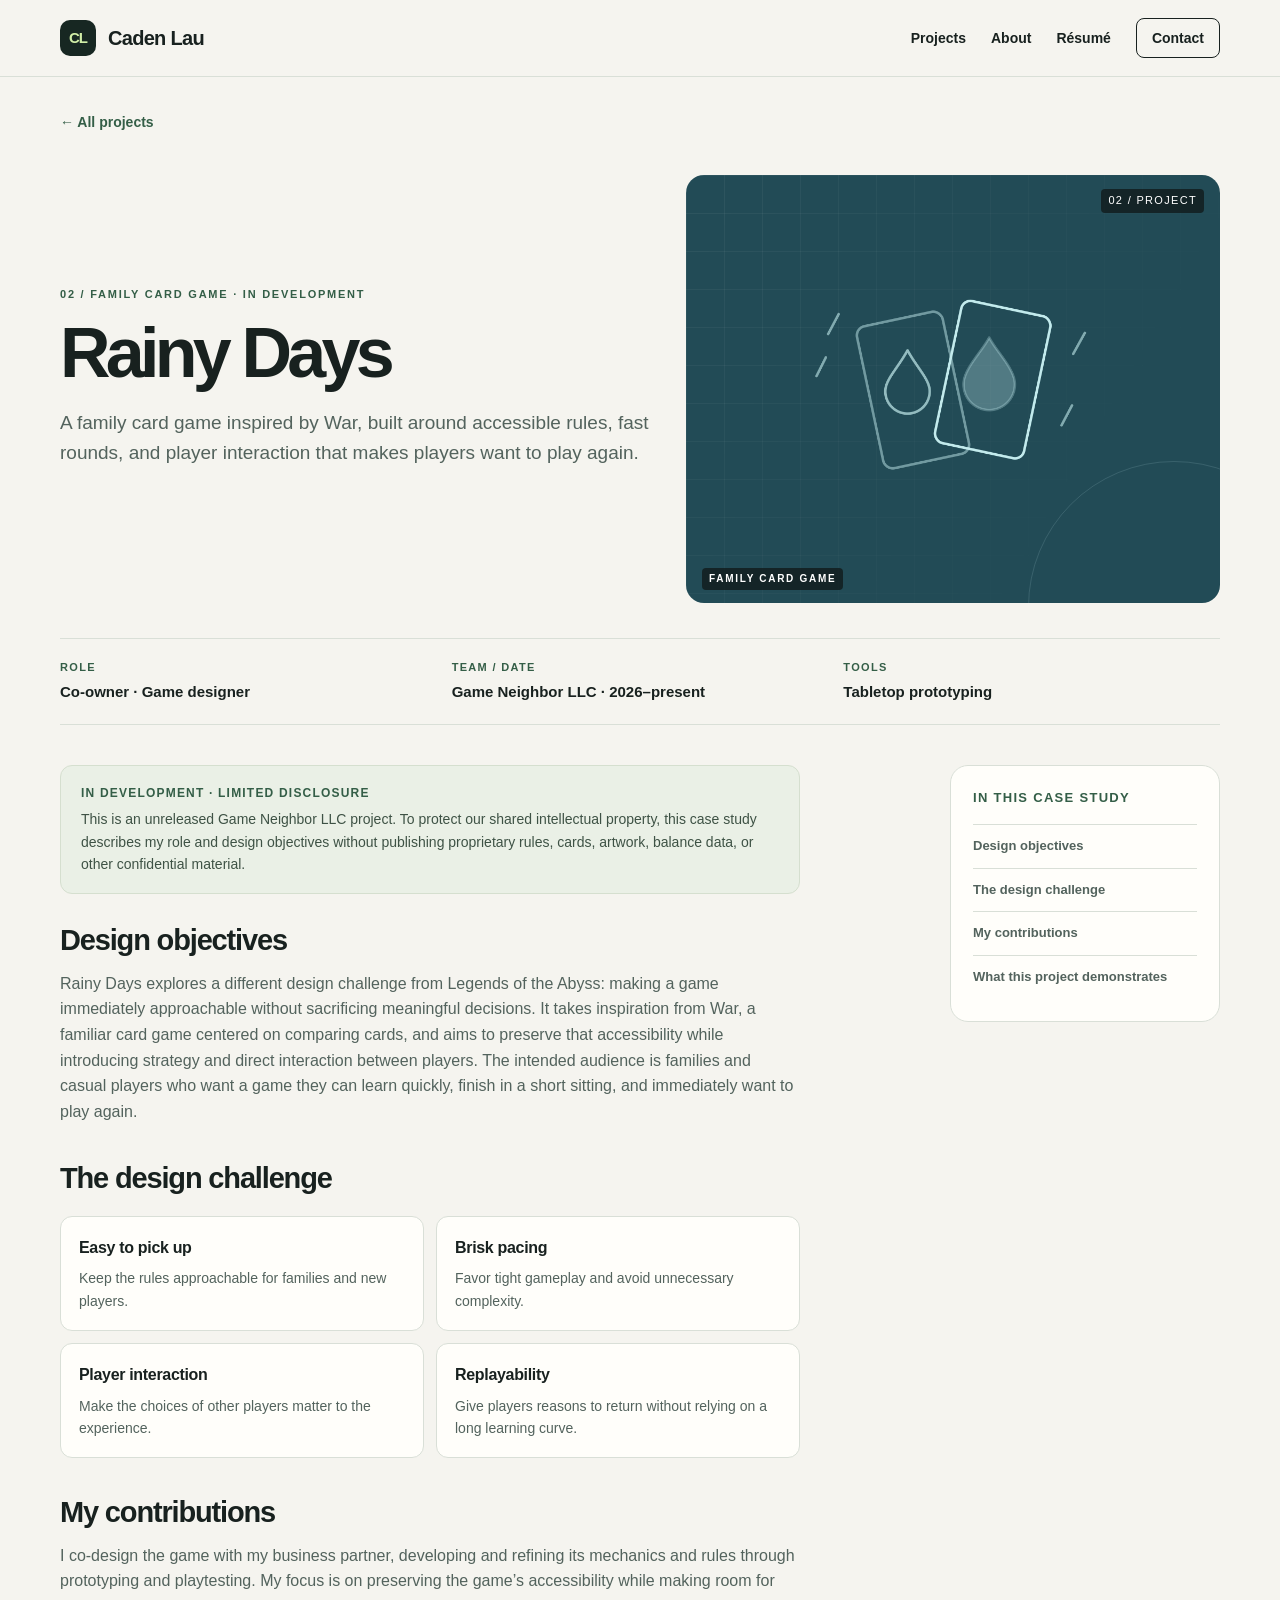
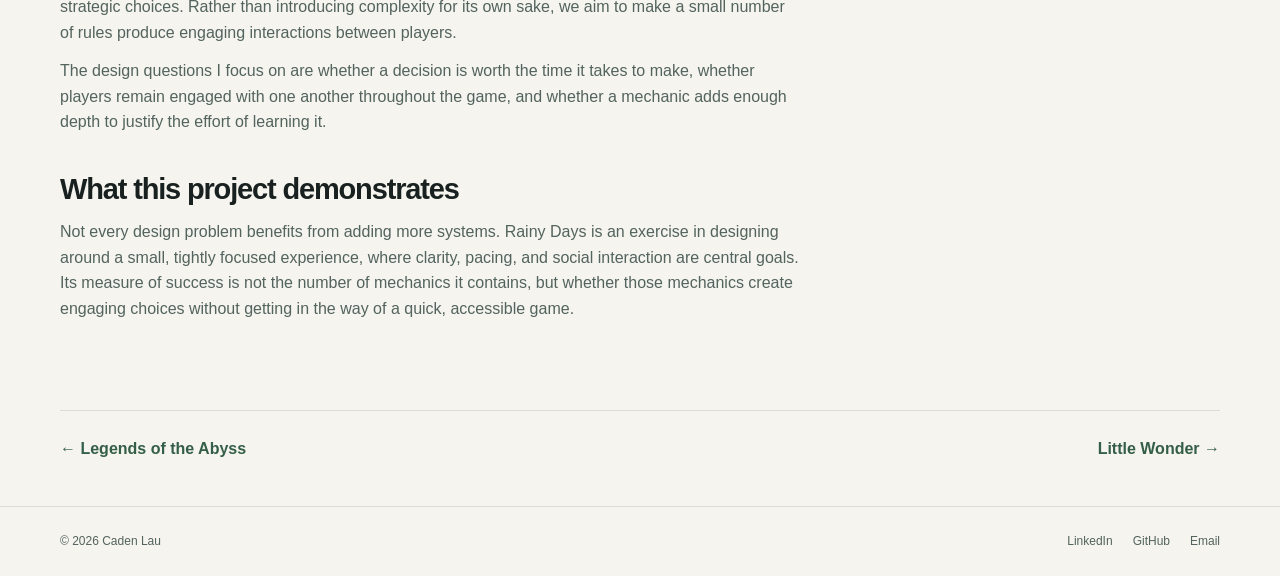
<file: projects/rainy-days.html>
<!doctype html><html lang="en">
<head><meta charset="utf-8"><meta name="viewport" content="width=device-width, initial-scale=1"><meta name="description" content="A strategic take on War, designed for quick learning, brisk play, and engaging interaction between players."><meta name="theme-color" content="#172722"><title>Rainy Days | Caden Lau</title><link rel="icon" href="../assets/favicon.svg" type="image/svg+xml"><link rel="stylesheet" href="../assets/styles.css">
</head>
<body><a class="skip" href="#main">Skip to content</a>
<header class="site-header">
<nav class="nav wrap" aria-label="Main navigation"><a class="brand" href="../index.html"><span class="mark" aria-hidden="true">CL</span>Caden Lau</a>
<div class="navlinks"><a href="../index.html#projects">Projects</a><a href="../index.html#about">About</a><a href="../resume.html">Résumé</a><a class="nav-cta" href="../index.html#contact">Contact</a>
</div>
</nav>
</header>
<main id="main" class="wrap"><a class="back" href="../index.html#projects">← All projects</a>
<div class="project-hero">
<div>
<p class="eyebrow">02 / Family card game · In development
</p>
<h1>Rainy Days
</h1>
<p class="deck">A family card game inspired by War, built around accessible rules, fast rounds, and player interaction that makes players want to play again.
</p>
</div>
<div class="art art-rainy"><!-- Replace the shared image in assets/images to update both pages. --><span class="art-num">02 / PROJECT</span><img class="project-cover" src="../assets/images/rainy-days.png" alt=""><span class="art-type">Family card game</span>
</div>
</div>
<dl class="metadata">
<div>
<dt>Role
</dt>
<dd>Co-owner · Game designer
</dd>
</div>
<div>
<dt>Team / date
</dt>
<dd>Game Neighbor LLC · 2026–present
</dd>
</div>
<div>
<dt>Tools
</dt>
<dd>Tabletop prototyping
</dd>
</div>
</dl>
<div class="project-content">
<article class="article">
<div class="note"><strong>In development · Limited disclosure</strong>This is an unreleased Game Neighbor LLC project. To protect our shared intellectual property, this case study describes my role and design objectives without publishing proprietary rules, cards, artwork, balance data, or other confidential material.
</div>
<section id="section-1">
<h2>Design objectives
</h2>
<p>Rainy Days explores a different design challenge from Legends of the Abyss: making a game immediately approachable without sacrificing meaningful decisions. It takes inspiration from War, a familiar card game centered on comparing cards, and aims to preserve that accessibility while introducing strategy and direct interaction between players. The intended audience is families and casual players who want a game they can learn quickly, finish in a short sitting, and immediately want to play again.
</p>
</section>
<section id="section-2">
<h2>The design challenge
</h2>
<div class="mini-grid">
<div class="mini-card">
<h3>Easy to pick up
</h3>
<p>Keep the rules approachable for families and new players.
</p>
</div>
<div class="mini-card">
<h3>Brisk pacing
</h3>
<p>Favor tight gameplay and avoid unnecessary complexity.
</p>
</div>
<div class="mini-card">
<h3>Player interaction
</h3>
<p>Make the choices of other players matter to the experience.
</p>
</div>
<div class="mini-card">
<h3>Replayability
</h3>
<p>Give players reasons to return without relying on a long learning curve.
</p>
</div>
</div>
</section>
<section id="section-3">
<h2>My contributions
</h2>
<p>I co-design the game with my business partner, developing and refining its mechanics and rules through prototyping and playtesting. My focus is on preserving the game’s accessibility while making room for strategic choices. Rather than introducing complexity for its own sake, we aim to make a small number of rules produce engaging interactions between players.
</p>
<p>The design questions I focus on are whether a decision is worth the time it takes to make, whether players remain engaged with one another throughout the game, and whether a mechanic adds enough depth to justify the effort of learning it.
</p>
</section>
<section id="section-4">
<h2>What this project demonstrates
</h2>
<p>Not every design problem benefits from adding more systems. Rainy Days is an exercise in designing around a small, tightly focused experience, where clarity, pacing, and social interaction are central goals. Its measure of success is not the number of mechanics it contains, but whether those mechanics create engaging choices without getting in the way of a quick, accessible game.
</p>
</section>
</article>
<aside class="side-panel">
<h3>In this case study
</h3>
<ul>
<li><a href="#section-1">Design objectives</a>
</li>
<li><a href="#section-2">The design challenge</a>
</li>
<li><a href="#section-3">My contributions</a>
</li>
<li><a href="#section-4">What this project demonstrates</a>
</li>
</ul>
</aside>
</div>
<nav class="next" aria-label="Other projects"><a href="legends-of-the-abyss.html">← Legends of the Abyss</a><a href="little-wonder.html">Little Wonder →</a>
</nav>
</main>
<footer class="footer">
<div class="wrap"><span>© 2026 Caden Lau</span>
<div class="footer-links"><a href="https://www.linkedin.com/in/caden-lau-3b8590431/">LinkedIn</a><a href="https://github.com/CadenLau">GitHub</a><a href="mailto:caden.t.lau@outlook.com">Email</a>
</div>
</div>
</footer>
</body></html>
</file>
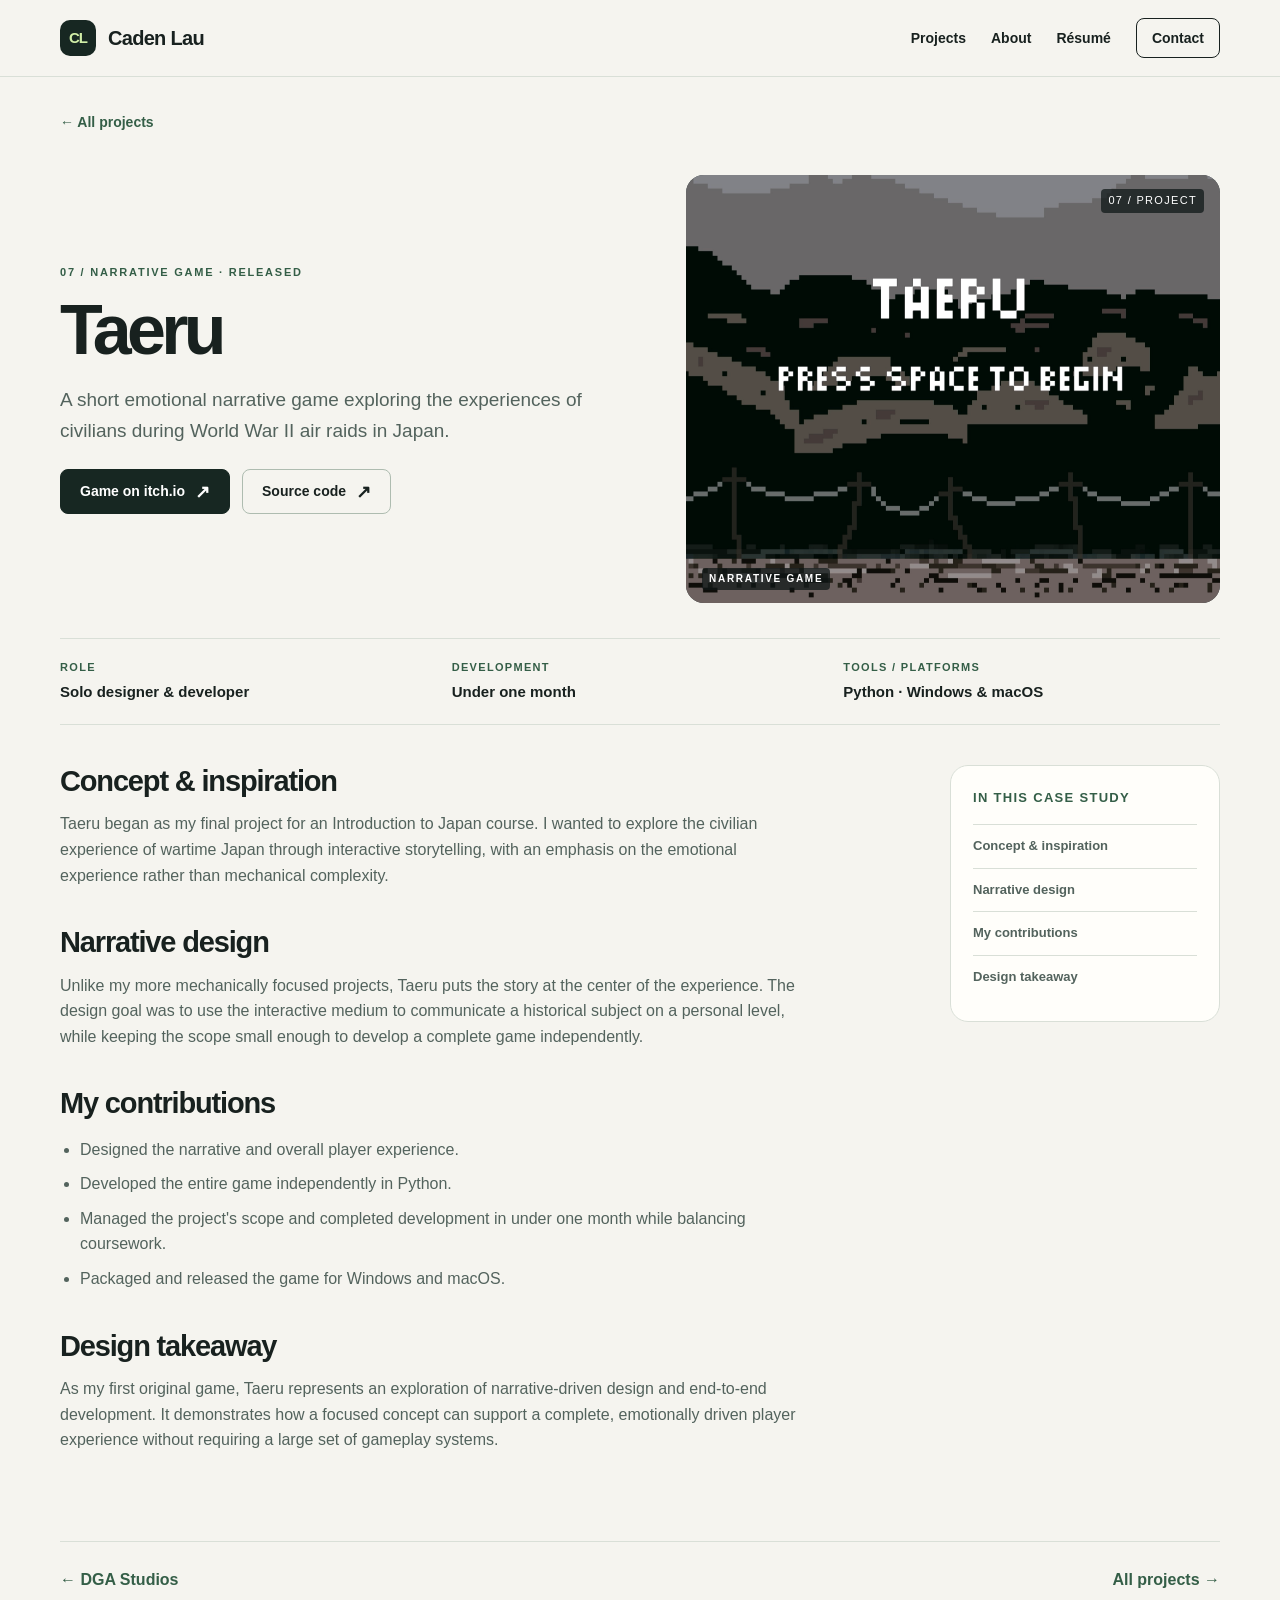
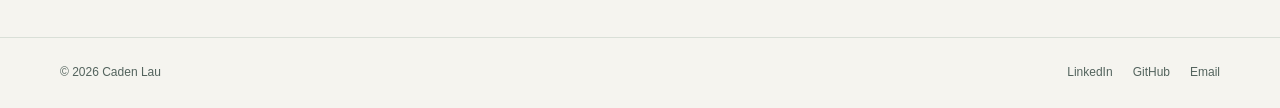
<file: projects/taeru.html>
<!doctype html><html lang="en">
<head><meta charset="utf-8"><meta name="viewport" content="width=device-width, initial-scale=1"><meta name="description" content="Taeru, a solo-developed narrative game exploring civilian experiences during World War II air raids in Japan."><meta name="theme-color" content="#172722"><title>Taeru | Caden Lau</title><link rel="icon" href="../assets/favicon.svg" type="image/svg+xml"><link rel="stylesheet" href="../assets/styles.css">
</head>
<body><a class="skip" href="#main">Skip to content</a>
<header class="site-header">
<nav class="nav wrap" aria-label="Main navigation"><a class="brand" href="../index.html"><span class="mark" aria-hidden="true">CL</span>Caden Lau</a>
<div class="navlinks"><a href="../index.html#projects">Projects</a><a href="../index.html#about">About</a><a href="../resume.html">Résumé</a><a class="nav-cta" href="../index.html#contact">Contact</a>
</div>
</nav>
</header>
<main id="main" class="wrap"><a class="back" href="../index.html#projects">← All projects</a>
<div class="project-hero">
<div>
<p class="eyebrow">07 / Narrative game · Released</p>
<h1>Taeru</h1>
<p class="deck">A short emotional narrative game exploring the experiences of civilians during World War II air raids in Japan.</p>
<div class="actions"><a class="btn" href="https://boosterball478.itch.io/taeru">Game on itch.io <span class="arrow" aria-hidden="true">↗</span></a><a class="btn secondary" href="https://github.com/CadenLau/Taeru">Source code <span class="arrow" aria-hidden="true">↗</span></a></div>
</div>
<div class="art art-taeru"><span class="art-num">07 / PROJECT</span><span class="cover-placeholder" aria-hidden="true">Taeru</span><img class="project-cover" src="../assets/images/taeru.jpeg" alt="Taeru game artwork" onerror="this.hidden=true"><span class="art-type">Narrative game</span></div>
</div>
<dl class="metadata">
<div><dt>Role</dt><dd>Solo designer &amp; developer</dd></div>
<div><dt>Development</dt><dd>Under one month</dd></div>
<div><dt>Tools / platforms</dt><dd>Python · Windows &amp; macOS</dd></div>
</dl>
<div class="project-content">
<article class="article">
<section id="section-1">
<h2>Concept &amp; inspiration</h2>
<p>Taeru began as my final project for an Introduction to Japan course. I wanted to explore the civilian experience of wartime Japan through interactive storytelling, with an emphasis on the emotional experience rather than mechanical complexity.</p>
</section>
<section id="section-2">
<h2>Narrative design</h2>
<p>Unlike my more mechanically focused projects, Taeru puts the story at the center of the experience. The design goal was to use the interactive medium to communicate a historical subject on a personal level, while keeping the scope small enough to develop a complete game independently.</p>
</section>
<section id="section-3">
<h2>My contributions</h2>
<ul><li>Designed the narrative and overall player experience.</li><li>Developed the entire game independently in Python.</li><li>Managed the project's scope and completed development in under one month while balancing coursework.</li><li>Packaged and released the game for Windows and macOS.</li></ul>
</section>
<section id="section-4">
<h2>Design takeaway</h2>
<p>As my first original game, Taeru represents an exploration of narrative-driven design and end-to-end development. It demonstrates how a focused concept can support a complete, emotionally driven player experience without requiring a large set of gameplay systems.</p>
</section>
</article>
<aside class="side-panel">
<h3>In this case study</h3>
<ul><li><a href="#section-1">Concept &amp; inspiration</a></li><li><a href="#section-2">Narrative design</a></li><li><a href="#section-3">My contributions</a></li><li><a href="#section-4">Design takeaway</a></li></ul>
</aside>
</div>
<nav class="next" aria-label="Other projects"><a href="dga-studios.html">← DGA Studios</a><a href="../index.html#projects">All projects →</a></nav>
</main>
<footer class="footer">
<div class="wrap"><span>© 2026 Caden Lau</span>
<div class="footer-links"><a href="https://www.linkedin.com/in/caden-lau-3b8590431/">LinkedIn</a><a href="https://github.com/CadenLau">GitHub</a><a href="mailto:caden.t.lau@outlook.com">Email</a></div>
</div>
</footer>
</body></html>
</file>
<file: assets/styles.css>
:root{--paper:#f5f4ef;--white:#fffefa;--ink:#18211f;--muted:#53635d;--line:#d9dfd7;--green:#345e47;--lime:#d1eea7;--dark:#172722;--radius:18px;--max:1160px}*{box-sizing:border-box}html{scroll-behavior:smooth;scroll-padding-top:80px}body{margin:0;background:var(--paper);color:var(--ink);font-family:Inter,-apple-system,BlinkMacSystemFont,'Segoe UI',Arial,sans-serif;line-height:1.6;-webkit-font-smoothing:antialiased}a{color:inherit;text-decoration:none}button,a{-webkit-tap-highlight-color:transparent}a:focus-visible,button:focus-visible{outline:3px solid #648d43;outline-offset:4px}.wrap{width:min(var(--max),calc(100% - 72px));margin-inline:auto}.skip{position:absolute;left:12px;top:-80px;padding:12px;background:white;z-index:99}.skip:focus{top:10px}.site-header{border-bottom:1px solid var(--line);background:var(--paper)}.nav{display:flex;align-items:center;justify-content:space-between;gap:22px;min-height:76px}.brand{display:flex;align-items:center;gap:12px;font-weight:750;letter-spacing:-.035em;font-size:20px;white-space:nowrap}.mark{display:grid;place-items:center;width:36px;height:36px;border-radius:10px;background:var(--dark);color:var(--lime);font-size:15px;letter-spacing:-.06em}.navlinks{display:flex;align-items:center;gap:25px;flex-wrap:wrap;font-size:14px;font-weight:600}.navlinks a:hover,.text-link:hover{color:var(--green);text-decoration:underline;text-underline-offset:5px}.navlinks .nav-cta{border:1px solid var(--ink);padding:8px 15px;border-radius:8px}.navlinks .nav-cta:hover{background:var(--ink);color:white;text-decoration:none}.hero{padding:86px 0 64px;display:grid;grid-template-columns:1.55fr .85fr;gap:60px;align-items:end}.eyebrow,.overline{font-size:11px;letter-spacing:.16em;text-transform:uppercase;font-weight:800;color:var(--green);margin:0 0 14px}.hero h1,.project-hero h1{font-size:clamp(43px,6.6vw,83px);line-height:1.015;letter-spacing:-.068em;margin:0;font-weight:750;max-width:780px}.hero h1 em{font-family:Georgia,'Times New Roman',serif;font-weight:400;letter-spacing:-.065em;color:var(--green)}.hero p.intro{font-size:18px;color:var(--muted);max-width:650px;margin:24px 0 28px}.actions{display:flex;flex-wrap:wrap;gap:12px;align-items:center}.btn{display:inline-flex;align-items:center;justify-content:center;gap:10px;padding:12px 19px;border-radius:8px;background:var(--dark);color:#fff;font-size:14px;font-weight:700;line-height:1.35;border:1px solid var(--dark);transition:background .15s,transform .15s}.btn:hover{background:#365849;transform:translateY(-2px)}.btn.secondary{background:transparent;color:var(--ink);border-color:#aebcb0}.btn.secondary:hover{background:#e8eee3}.arrow{font-size:18px;line-height:1}.hero-aside{padding:28px 27px;border:1px solid var(--line);border-radius:var(--radius);background:var(--white);align-self:center}.hero-aside .mini{font-weight:800;font-size:12px;letter-spacing:.1em;text-transform:uppercase;color:var(--green);margin-bottom:15px}.hero-aside p{margin:0 0 20px;font-size:16px;color:var(--muted)}.hero-aside dl{margin:0}.hero-aside dl div{display:flex;justify-content:space-between;gap:15px;align-items:baseline;padding:13px 0;border-top:1px solid var(--line);font-size:13px}.hero-aside dt{color:var(--muted)}.hero-aside dd{margin:0;text-align:right;font-weight:700}.section{padding:48px 0 66px}.section-head{display:flex;justify-content:space-between;align-items:end;gap:22px;margin-bottom:26px}.section-head h2,.about h2,.contact h2{font-size:clamp(30px,4vw,48px);line-height:1.1;letter-spacing:-.055em;margin:0}.section-head p{margin:0;color:var(--muted);max-width:360px;font-size:14px}.project-grid{display:grid;grid-template-columns:repeat(2,minmax(0,1fr));gap:20px}.project-card{display:flex;flex-direction:column;overflow:hidden;background:var(--white);border:1px solid var(--line);border-radius:var(--radius);transition:transform .2s,border-color .2s,box-shadow .2s}.project-card:hover{transform:translateY(-4px);border-color:#a9b8a6;box-shadow:0 12px 28px #18211f0b}.project-card.featured{grid-column:1/-1;display:grid;grid-template-columns:1.1fr 1fr}.card-body{display:flex;flex-direction:column;flex:1;padding:24px 25px 23px}.featured .card-body{justify-content:center;padding:36px}.card-top{display:flex;justify-content:space-between;align-items:center;gap:10px;flex-wrap:wrap;margin-bottom:11px}.index{font-size:11px;letter-spacing:.13em;color:var(--muted);font-weight:800}.status{font-size:11px;font-weight:650;letter-spacing:.01em;border:1px solid var(--line);color:var(--muted);padding:3px 9px;border-radius:20px}.card-body h3{font-size:29px;letter-spacing:-.045em;line-height:1.12;margin:0 0 8px}.featured h3{font-size:40px}.card-body .role{font-size:12px;font-weight:700;color:var(--green);margin:0 0 11px}.card-body p{color:var(--muted);font-size:15px;margin:0 0 17px}.tags{display:flex;gap:6px;flex-wrap:wrap;margin:0 0 17px}.tag{font-size:11px;font-weight:650;color:#3c5144;background:#edf1e9;padding:4px 8px;border-radius:4px}.card-bottom{margin-top:auto;border-top:1px solid var(--line);padding-top:14px;display:flex;align-items:center;justify-content:space-between;gap:10px;font-size:13px;font-weight:700}.card-bottom span:first-child{color:var(--green)}.card-bottom .arrow{font-size:20px}.art{position:relative;overflow:hidden;min-height:225px;aspect-ratio:2.2;display:flex;align-items:center;justify-content:center;isolation:isolate;color:var(--art-fg);background:var(--art-bg)}.featured .art{aspect-ratio:auto;min-height:320px}.art:before{content:'';position:absolute;inset:0;background-image:linear-gradient(90deg,#ffffff0e 1px,transparent 1px),linear-gradient(#ffffff0e 1px,transparent 1px);background-size:38px 38px;mask-image:linear-gradient(120deg,#000,transparent 80%);z-index:-1}.art:after{content:'';position:absolute;width:290px;height:290px;border:1px solid currentColor;opacity:.14;border-radius:50%;right:-100px;bottom:-150px;z-index:-1}.art svg{width:65%;height:80%;max-height:220px;overflow:visible}.art .art-type{position:absolute;bottom:13px;left:16px;font-size:10px;font-weight:700;letter-spacing:.17em;text-transform:uppercase;opacity:.75}.art .art-num{position:absolute;right:16px;top:14px;font-size:11px;letter-spacing:.12em;opacity:.75}.art-abyss{--art-bg:#222b3e;--art-fg:#d4c8ff}.art-rainy{--art-bg:#224b56;--art-fg:#c3ebed}.art-wonder{--art-bg:#A68B6D;--art-fg:#705640}.art-mimi{--art-bg:#44324b;--art-fg:#e4c6f1}.art-drizzle{--art-bg:#344f76;--art-fg:#d2e7fb}.art-dga{--art-bg:#34483a;--art-fg:#d9edb7}.about{border-top:1px solid var(--line);display:grid;grid-template-columns:1fr 1.2fr;gap:70px;padding:60px 0}.about .about-copy p{font-size:17px;color:var(--muted);margin:0 0 16px}.skill-group{border-top:1px solid var(--line);padding:14px 0;display:grid;grid-template-columns:112px 1fr;gap:12px;font-size:14px}.skill-group strong{color:var(--green)}.contact{margin:10px auto 55px;padding:42px 45px;background:var(--dark);color:#fff;border-radius:var(--radius);display:flex;justify-content:space-between;align-items:center;gap:28px}.contact .overline{color:var(--lime)}.contact p{color:#d5e4d6;margin:13px 0 0;max-width:560px}.contact .btn{background:var(--lime);color:var(--ink);border-color:var(--lime)}.contact .btn:hover{background:#e2f7c6}.footer{border-top:1px solid var(--line);padding:25px 0;color:var(--muted);font-size:12px}.footer .wrap{display:flex;justify-content:space-between;align-items:center;gap:18px;flex-wrap:wrap}.footer-links{display:flex;gap:20px;flex-wrap:wrap}.footer a:hover{text-decoration:underline}.back{display:inline-flex;align-items:center;gap:8px;color:var(--green);font-size:14px;font-weight:700;margin:34px 0 24px}.back:hover{text-decoration:underline}.project-hero{display:grid;grid-template-columns:1.05fr .95fr;gap:36px;align-items:center;padding:18px 0 35px}.project-hero h1{font-size:clamp(42px,6vw,70px)}.project-hero .deck{font-size:19px;color:var(--muted);max-width:650px;margin:19px 0 23px}.project-hero .art{min-height:300px;border-radius:var(--radius);aspect-ratio:1.25}.metadata{display:grid;grid-template-columns:repeat(3,1fr);gap:15px;border-block:1px solid var(--line);padding:20px 0;margin:0 0 40px}.metadata dt{font-size:11px;font-weight:800;color:var(--green);letter-spacing:.12em;text-transform:uppercase}.metadata dd{font-size:15px;margin:4px 0 0;font-weight:650}.project-content{display:grid;grid-template-columns:minmax(0,1fr) 270px;gap:58px;padding-bottom:50px}.article{max-width:740px}.article section{margin:0 0 38px}.article h2{font-size:29px;line-height:1.15;letter-spacing:-.04em;margin:0 0 13px}.article p{font-size:16px;color:var(--muted);margin:0 0 13px}.article ul{padding-left:20px;color:var(--muted);font-size:16px}.article li{margin-bottom:9px}.article strong{color:var(--ink)}.note{background:#eaf0e6;border:1px solid #d5dfcf;padding:18px 20px;border-radius:12px;color:#3e5245;font-size:14px;margin:0 0 30px}.note strong{display:block;font-size:12px;letter-spacing:.1em;text-transform:uppercase;margin-bottom:5px;color:var(--green)}.side-panel{align-self:start;background:var(--white);border:1px solid var(--line);border-radius:var(--radius);padding:22px;position:sticky;top:20px}.side-panel h3{font-size:13px;letter-spacing:.1em;text-transform:uppercase;color:var(--green);margin:0 0 15px}.side-panel ul{padding:0;margin:0;list-style:none}.side-panel li{padding:11px 0;border-top:1px solid var(--line);font-size:13px;color:var(--muted)}.side-panel a{display:block;font-weight:650}.side-panel a:hover{text-decoration:underline}.mini-grid{display:grid;grid-template-columns:repeat(2,1fr);gap:12px;margin:20px 0}.mini-card{background:var(--white);border:1px solid var(--line);padding:18px;border-radius:12px}.mini-card h3{font-size:16px;margin:0 0 7px;letter-spacing:-.02em}.mini-card p{margin:0;font-size:14px}.flow{display:flex;align-items:stretch;gap:8px;flex-wrap:wrap;margin:18px 0}.flow span{flex:1;min-width:120px;background:var(--white);border:1px solid var(--line);border-radius:8px;padding:12px;font-size:13px;font-weight:700;text-align:center}.flow b{align-self:center;color:var(--green)}.next{border-top:1px solid var(--line);padding:25px 0 45px;display:flex;justify-content:space-between;gap:15px;font-weight:700;color:var(--green)}.next a:hover{text-decoration:underline}.award-line{font-size:13px;color:var(--green);font-weight:750;margin:0 0 14px}.resume-page{max-width:800px;margin:45px auto 65px}.resume-page h1{font-size:55px;letter-spacing:-.06em;line-height:1.1;margin:0 0 18px}.resume-page h2{font-size:24px;letter-spacing:-.035em;margin:32px 0 10px}.resume-page h3{font-size:17px;margin:15px 0 4px}.resume-page p,.resume-page li{color:var(--muted)}.resume-page p{margin:5px 0 12px}.resume-page ul{padding-left:21px}.resume-page li{margin:5px 0}.resume-page .entry{border-top:1px solid var(--line);padding-top:6px}.resume-page .entry small{color:var(--green);font-weight:650}.resume-page .actions{margin:20px 0 30px}.print-only{display:none}@media(max-width:850px){.wrap{width:calc(100% - 44px)}.hero{grid-template-columns:1fr;gap:26px;padding:58px 0 40px}.hero-aside{max-width:600px}.project-card.featured{grid-template-columns:1fr 1fr}.featured .card-body{padding:24px}.featured h3{font-size:30px}.about{grid-template-columns:1fr;gap:24px}.project-hero{grid-template-columns:1fr;gap:22px}.project-hero .art{aspect-ratio:2;min-height:230px}.project-content{grid-template-columns:1fr;gap:0}.side-panel{position:static;max-width:500px}.contact{padding:30px;align-items:flex-start;flex-direction:column}.section-head{align-items:flex-start;flex-direction:column;gap:12px}}@media(max-width:580px){.wrap{width:calc(100% - 32px)}.nav{min-height:0;padding:15px 0;align-items:flex-start;flex-direction:column;gap:12px}.navlinks{font-size:13px;gap:15px}.navlinks .nav-cta{padding:5px 9px}.hero{padding:38px 0 30px}.hero h1{font-size:48px}.hero p.intro{font-size:16px}.hero-aside{padding:20px}.project-grid{grid-template-columns:1fr;gap:15px}.project-card.featured{grid-column:auto;display:flex}.featured .art{min-height:235px;aspect-ratio:2}.card-body,.featured .card-body{padding:20px}.card-body h3,.featured h3{font-size:26px}.art{min-height:200px}.section{padding:38px 0 48px}.about{padding:42px 0}.contact{padding:24px;margin-bottom:32px}.metadata{grid-template-columns:1fr;gap:12px}.metadata div{display:grid;grid-template-columns:100px 1fr;align-items:baseline}.metadata dd{margin:0}.mini-grid{grid-template-columns:1fr}.project-hero .art{min-height:200px}.project-content{padding-bottom:30px}.next{font-size:13px}.resume-page h1{font-size:40px}.skill-group{grid-template-columns:94px 1fr}.flow b{display:none}}@media(prefers-reduced-motion:reduce){html{scroll-behavior:auto}*{transition:none!important}}@media print{body{background:white;font-size:11pt;color:black}.site-header,.footer,.actions,.contact,.skip,.back{display:none}.wrap{width:100%}.resume-page{max-width:none;margin:0}.resume-page h1{font-size:28pt}.resume-page h2{font-size:15pt;margin:15px 0 5px}.resume-page h3{font-size:12pt}.resume-page p,.resume-page li{color:black}.resume-page .entry{break-inside:avoid}.print-only{display:block}}
/* Keep aspect-ratio artwork contained at every screen size. */
.project-hero > *, .project-content > *, .project-card > *{min-width:0}.project-hero .art{width:100%;max-width:100%}.art svg{max-width:100%}.visual-note{font-size:12px;color:var(--muted);margin:15px 0 0}.next a{min-width:0;overflow-wrap:anywhere}@media(min-width:581px){.project-card:last-child:nth-child(even){grid-column:1/-1;display:grid;grid-template-columns:1fr 1.1fr}.project-card:last-child:nth-child(even) .art{aspect-ratio:auto;min-height:225px}}@media(max-width:580px){.project-hero .art{aspect-ratio:1.75;min-height:0}.project-hero{grid-template-columns:minmax(0,1fr)}.project-content{grid-template-columns:minmax(0,1fr)}}

/* Shared project covers: replace files in assets/images to update both locations. */
.art .project-cover{position:absolute;inset:0;width:100%;height:100%;object-fit:cover;object-position:center;z-index:0;display:block}
.art .art-num,.art .art-type{z-index:1;background:rgba(15,24,24,.74);color:#fff;opacity:1;padding:3px 7px;border-radius:4px}
.project-image{margin:24px 0}.project-image img{display:block;width:100%;height:auto;border-radius:12px;border:1px solid var(--line)}.project-image figcaption{margin-top:8px;font-size:13px;color:var(--muted)}

/* Taeru cover: replace assets/images/taeru.png with your own image. */
.art-taeru { --art-bg: #384447; --art-fg: #e4d8c3; }
.art-taeru .cover-placeholder { font-family: Georgia, 'Times New Roman', serif; font-size: clamp(46px, 7vw, 80px); letter-spacing: .04em; color: var(--art-fg); }
.art .project-cover[hidden] { display: none; }
</file>
